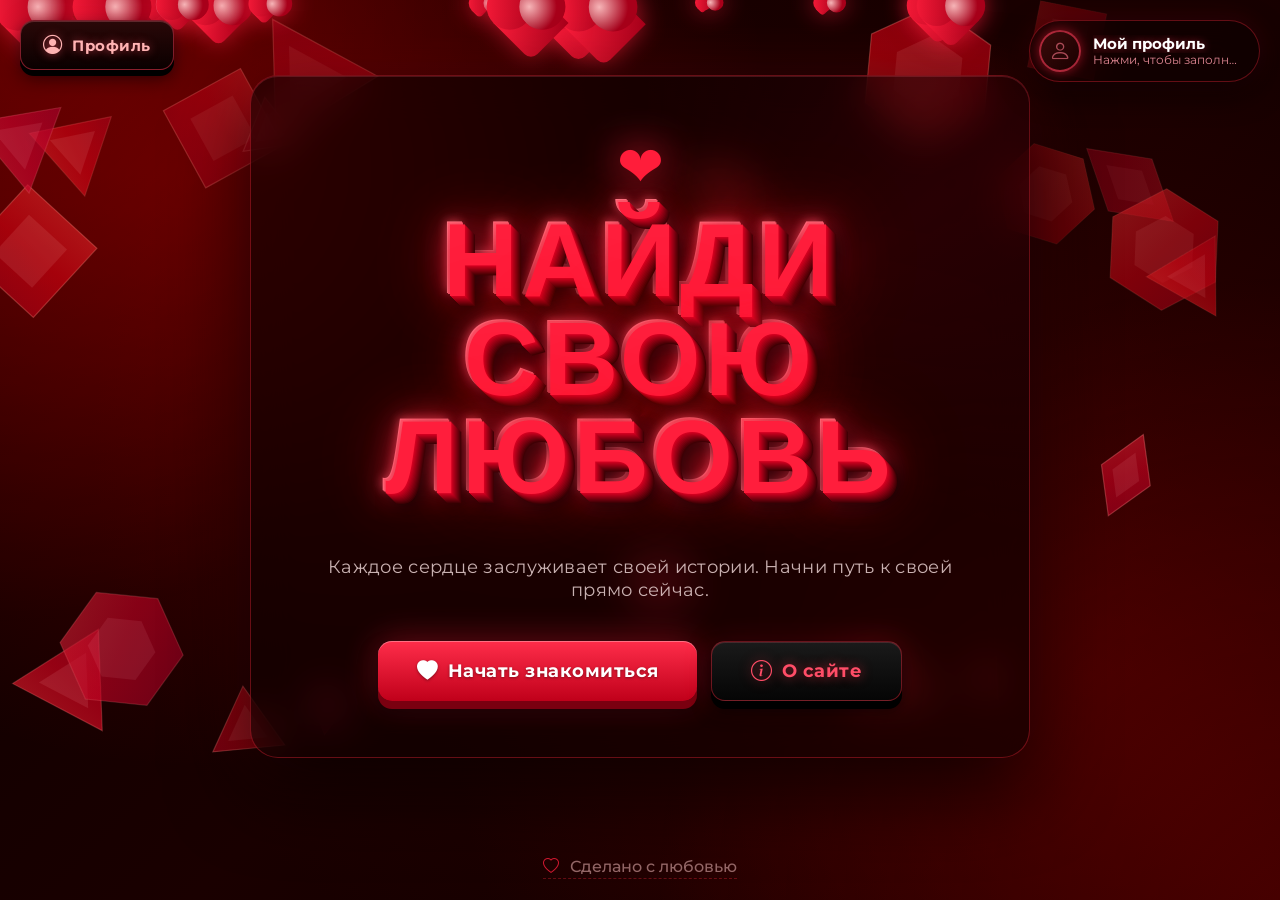
<file: love-app/index.html>
<!DOCTYPE html>
<html lang="ru">
<head>
    <meta charset="UTF-8">
    <meta name="viewport" content="width=device-width, initial-scale=1.0">
    <title>Найди свою любовь</title>

    <!-- Шрифты с характером: Bebas Neue (заголовок) + Montserrat (текст) -->
    <link rel="preconnect" href="https://fonts.googleapis.com">
    <link rel="preconnect" href="https://fonts.gstatic.com" crossorigin>
    <link href="https://fonts.googleapis.com/css2?family=Bebas+Neue&family=Montserrat:wght@400;600;700&family=Playfair+Display:ital,wght@1,700&display=swap" rel="stylesheet">

    <link href="https://cdn.jsdelivr.net/npm/bootstrap-icons@1.11.3/font/bootstrap-icons.css" rel="stylesheet">

    <style>
        /* ============================================================
           ОБЩИЕ СТИЛИ
           ============================================================ */
        * { box-sizing: border-box; }

        html, body { min-height: 100%; }

        body {
            min-height: 100vh;
            margin: 0;
            /* Красно-чёрный фон с несколькими слоями */
            background: #050505;
            background-image:
                radial-gradient(circle at 15% 20%, rgba(200, 0, 0, 0.35) 0%, transparent 45%),
                radial-gradient(circle at 85% 75%, rgba(120, 0, 0, 0.4) 0%, transparent 50%),
                radial-gradient(circle at 50% 50%, rgba(60, 0, 0, 0.5) 0%, transparent 70%),
                linear-gradient(135deg, #0a0000 0%, #1a0000 50%, #0a0000 100%);
            background-attachment: fixed;
            display: flex;
            flex-direction: column;
            font-family: 'Montserrat', sans-serif;
            color: #fff;
            overflow-x: hidden;
            position: relative;
        }

        /* Пульсирующее красное свечение по краям */
        body::before {
            content: '';
            position: fixed;
            inset: 0;
            background:
                radial-gradient(circle at 0% 0%, rgba(255, 0, 0, 0.25), transparent 40%),
                radial-gradient(circle at 100% 100%, rgba(180, 0, 0, 0.25), transparent 40%);
            pointer-events: none;
            z-index: 0;
            animation: pulseGlow 6s ease-in-out infinite;
        }

        @keyframes pulseGlow {
            0%, 100% { opacity: 0.6; }
            50%      { opacity: 1; }
        }

        /* ============================================================
           ИНТЕРАКТИВНЫЙ ФОН: canvas для частиц/фигур
           ============================================================ */
        #bg-canvas {
            position: fixed;
            inset: 0;
            z-index: 0;
            pointer-events: none;
        }

        /* ============================================================
           КНОПКА ПРОФИЛЯ В ЛЕВОМ ВЕРХНЕМ УГЛУ
           ============================================================ */
        .top-profile-btn {
            position: fixed;
            top: 20px;
            left: 20px;
            z-index: 100;
            display: inline-flex;
            align-items: center;
            gap: 0.6rem;
            padding: 0.75rem 1.4rem;
            font-family: 'Montserrat', sans-serif;
            font-size: 0.95rem;
            font-weight: 700;
            letter-spacing: 0.5px;
            text-decoration: none;
            color: #ffb3b3;
            border-radius: 14px;
            background: linear-gradient(180deg, #2a0808 0%, #0a0000 100%);
            border: 1px solid rgba(255, 60, 90, 0.45);
            box-shadow:
                0 6px 0 #000000,
                0 8px 18px rgba(0, 0, 0, 0.7),
                0 0 25px rgba(255, 30, 60, 0.2),
                inset 0 1px 0 rgba(255, 130, 150, 0.25);
            text-shadow: 0 0 10px rgba(255, 80, 100, 0.6);
            transition: all 0.18s ease;
        }

        .top-profile-btn:hover {
            background: linear-gradient(180deg, #4a1010 0%, #1a0000 100%);
            color: #fff;
            text-decoration: none;
            transform: translateY(-2px);
            box-shadow:
                0 8px 0 #000000,
                0 10px 22px rgba(0, 0, 0, 0.75),
                0 0 45px rgba(255, 40, 70, 0.55),
                inset 0 1px 0 rgba(255, 180, 200, 0.4);
            border-color: rgba(255, 100, 130, 0.85);
        }

        .top-profile-btn:active {
            transform: translateY(4px);
            box-shadow:
                0 2px 0 #000000,
                0 4px 10px rgba(0, 0, 0, 0.6),
                inset 0 1px 0 rgba(255, 130, 150, 0.25);
        }

        .top-profile-btn i {
            font-size: 1.2rem;
        }

        /* ============================================================
           МИНИ-ВИДЖЕТ ПРОФИЛЯ (ПРАВЫЙ ВЕРХНИЙ УГОЛ)
           ============================================================ */
        .profile-widget {
            position: fixed;
            top: 20px;
            right: 20px;
            z-index: 100;
            display: flex;
            align-items: center;
            gap: 0.75rem;
            padding: 0.55rem 1rem 0.55rem 0.55rem;
            background: rgba(15, 0, 0, 0.75);
            backdrop-filter: blur(16px);
            -webkit-backdrop-filter: blur(16px);
            border: 1px solid rgba(255, 40, 60, 0.35);
            border-radius: 50px;
            box-shadow:
                0 10px 30px rgba(0, 0, 0, 0.7),
                0 0 25px rgba(255, 30, 60, 0.15);
            text-decoration: none;
            transition: all 0.3s ease;
            max-width: 260px;
            opacity: 0;
            transform: translateY(-20px);
            pointer-events: none;
        }

        .profile-widget.show {
            opacity: 1;
            transform: translateY(0);
            pointer-events: auto;
        }

        .profile-widget:hover {
            border-color: rgba(255, 100, 130, 0.8);
            box-shadow:
                0 14px 40px rgba(0, 0, 0, 0.8),
                0 0 45px rgba(255, 40, 70, 0.5);
            transform: translateY(-2px);
            text-decoration: none;
        }

        .widget-avatar {
            width: 42px;
            height: 42px;
            border-radius: 50%;
            flex-shrink: 0;
            background: linear-gradient(135deg, #3a0a0a, #1a0000);
            border: 2px solid rgba(255, 60, 90, 0.6);
            display: flex;
            align-items: center;
            justify-content: center;
            overflow: hidden;
            font-size: 1.4rem;
            box-shadow: 0 0 12px rgba(255, 30, 60, 0.5);
        }

        .widget-avatar img {
            width: 100%;
            height: 100%;
            object-fit: cover;
        }

        .widget-info {
            display: flex;
            flex-direction: column;
            min-width: 0;
        }

        .widget-name {
            font-weight: 700;
            font-size: 0.92rem;
            color: #fff;
            white-space: nowrap;
            overflow: hidden;
            text-overflow: ellipsis;
            max-width: 150px;
            text-shadow: 0 0 8px rgba(255, 60, 90, 0.5);
        }

        .widget-sub {
            font-size: 0.72rem;
            color: #ff9ba9;
            opacity: 0.85;
            white-space: nowrap;
            overflow: hidden;
            text-overflow: ellipsis;
            max-width: 150px;
        }

        /* ============================================================
           ПАРЯЩИЕ 3D-СЕРДЦА (CSS)
           ============================================================ */
        .heart {
            position: fixed;
            z-index: 1;
            pointer-events: none;
            animation: floatHeart linear infinite;
            filter: drop-shadow(0 0 12px rgba(255, 30, 60, 0.6));
        }

        .heart-shape {
            position: relative;
            width: 40px;
            height: 40px;
            transform: rotate(-45deg);
            background: linear-gradient(135deg, #ff1e3c, #a8001a);
            border-radius: 0 0 0 8px;
        }

        .heart-shape::before,
        .heart-shape::after {
            content: '';
            position: absolute;
            width: 40px;
            height: 40px;
            background: inherit;
            border-radius: 50%;
        }

        .heart-shape::before {
            top: -20px;
            left: 0;
        }

        .heart-shape::after {
            top: 0;
            left: 20px;
        }

        .heart-shape::after {
            background: radial-gradient(circle at 30% 30%, rgba(255, 200, 200, 0.9), transparent 60%), #a8001a;
        }

        @keyframes floatHeart {
            0% {
                transform: translateY(110vh) scale(0.6) rotate(0deg);
                opacity: 0;
            }
            10% { opacity: 1; }
            90% { opacity: 1; }
            100% {
                transform: translateY(-20vh) scale(1.1) rotate(360deg);
                opacity: 0;
            }
        }

        /* ============================================================
           ОСНОВНОЙ КОНТЕНТ
           ============================================================ */
        main {
            flex: 1;
            display: flex;
            align-items: center;
            justify-content: center;
            position: relative;
            z-index: 5;
            padding: 2rem 1rem;
            perspective: 1200px;
        }

        .hero-card {
            background: rgba(15, 0, 0, 0.65);
            backdrop-filter: blur(20px);
            -webkit-backdrop-filter: blur(20px);
            border: 1px solid rgba(255, 40, 60, 0.35);
            border-radius: 28px;
            padding: 3.5rem 3rem;
            box-shadow:
                0 30px 80px rgba(0, 0, 0, 0.8),
                0 0 60px rgba(255, 0, 40, 0.15),
                inset 0 1px 0 rgba(255, 100, 120, 0.2);
            max-width: 780px;
            width: 100%;
            text-align: center;
            animation: fadeInUp 1s ease;
            position: relative;
            overflow: hidden;
        }

        .hero-card::before {
            content: '';
            position: absolute;
            top: -50%;
            left: -50%;
            width: 200%;
            height: 200%;
            background: conic-gradient(from 0deg, transparent, rgba(255, 0, 40, 0.08), transparent 30%);
            animation: rotateShine 12s linear infinite;
            pointer-events: none;
        }

        @keyframes rotateShine {
            to { transform: rotate(360deg); }
        }

        @keyframes fadeInUp {
            from { opacity: 0; transform: translateY(40px); }
            to   { opacity: 1; transform: translateY(0); }
        }

        /* ============================================================
           3D-НАДПИСЬ "НАЙДИ СВОЮ ЛЮБОВЬ"
           ============================================================ */
        .love-title {
            font-family: 'Bebas Neue', sans-serif;
            font-size: clamp(3rem, 9vw, 6.5rem);
            line-height: 0.95;
            letter-spacing: 4px;
            margin: 0.5rem 0 1.5rem;
            color: #ff1e3c;
            text-transform: uppercase;
            position: relative;
            display: inline-block;
            text-shadow:
                1px 1px 0 #d10020,
                2px 2px 0 #c0001d,
                3px 3px 0 #b0001a,
                4px 4px 0 #a00017,
                5px 5px 0 #900014,
                6px 6px 0 #800011,
                7px 7px 0 #70000e,
                8px 8px 0 #60000b,
                9px 9px 0 #500008,
                10px 10px 0 #400005,
                12px 12px 20px rgba(0, 0, 0, 0.9),
                0 0 30px rgba(255, 30, 60, 0.8),
                0 0 60px rgba(255, 0, 40, 0.5),
                0 0 100px rgba(255, 0, 40, 0.3);
            animation: titlePulse 3s ease-in-out infinite;
            transform-style: preserve-3d;
        }

        .love-title::before {
            content: attr(data-text);
            position: absolute;
            top: 0;
            left: 0;
            z-index: -1;
            color: #ff6b7d;
            text-shadow:
                -1px -1px 0 #ff8a96,
                -2px -2px 10px rgba(255, 100, 120, 0.6);
            transform: translate(-2px, -2px);
            filter: blur(0.5px);
        }

        @keyframes titlePulse {
            0%, 100% {
                text-shadow:
                    1px 1px 0 #d10020, 2px 2px 0 #c0001d, 3px 3px 0 #b0001a,
                    4px 4px 0 #a00017, 5px 5px 0 #900014, 6px 6px 0 #800011,
                    7px 7px 0 #70000e, 8px 8px 0 #60000b, 9px 9px 0 #500008,
                    10px 10px 0 #400005, 12px 12px 20px rgba(0, 0, 0, 0.9),
                    0 0 30px rgba(255, 30, 60, 0.8),
                    0 0 60px rgba(255, 0, 40, 0.5),
                    0 0 100px rgba(255, 0, 40, 0.3);
            }
            50% {
                text-shadow:
                    1px 1px 0 #d10020, 2px 2px 0 #c0001d, 3px 3px 0 #b0001a,
                    4px 4px 0 #a00017, 5px 5px 0 #900014, 6px 6px 0 #800011,
                    7px 7px 0 #70000e, 8px 8px 0 #60000b, 9px 9px 0 #500008,
                    10px 10px 0 #400005, 12px 12px 20px rgba(0, 0, 0, 0.9),
                    0 0 45px rgba(255, 50, 80, 1),
                    0 0 90px rgba(255, 0, 40, 0.7),
                    0 0 140px rgba(255, 0, 40, 0.4);
            }
        }

        .title-heart {
            display: inline-block;
            font-size: clamp(2rem, 5vw, 3.5rem);
            color: #ff1e3c;
            filter: drop-shadow(0 0 20px rgba(255, 30, 60, 0.9));
            animation: beat 1.2s ease-in-out infinite;
            margin-bottom: 0.5rem;
        }

        @keyframes beat {
            0%, 100% { transform: scale(1); }
            25%      { transform: scale(1.25); }
            40%      { transform: scale(0.95); }
            60%      { transform: scale(1.15); }
        }

        .hero-card p {
            font-size: 1.15rem;
            opacity: 0.85;
            margin-bottom: 2.5rem;
            color: #e8d0d0;
            font-weight: 400;
            letter-spacing: 0.3px;
        }

        /* ============================================================
           3D-КНОПКИ
           ============================================================ */
        .btn-group-3d {
            display: flex;
            flex-wrap: wrap;
            justify-content: center;
            gap: 0.9rem;
            margin-top: 0.5rem;
            position: relative;
            z-index: 2;
        }

        .btn-3d {
            position: relative;
            display: inline-flex;
            align-items: center;
            gap: 0.6rem;
            padding: 1.05rem 2.4rem;
            font-size: 1.1rem;
            font-weight: 700;
            font-family: 'Montserrat', sans-serif;
            text-decoration: none;
            border: none;
            border-radius: 14px;
            cursor: pointer;
            transition: all 0.15s ease;
            letter-spacing: 0.5px;
            outline: none;
            user-select: none;
        }

        /* Красная кнопка "Начать знакомиться" */
        .btn-3d-primary {
            background: linear-gradient(180deg, #ff2d4a 0%, #c0001a 100%);
            color: #fff;
            box-shadow:
                0 8px 0 #7a0010,
                0 10px 18px rgba(0, 0, 0, 0.6),
                0 0 35px rgba(255, 30, 60, 0.4),
                inset 0 1px 0 rgba(255, 180, 190, 0.5);
            text-shadow: 0 1px 3px rgba(0, 0, 0, 0.4);
        }

        .btn-3d-primary:hover {
            background: linear-gradient(180deg, #ff4d67 0%, #d4001e 100%);
            color: #fff;
            text-decoration: none;
            box-shadow:
                0 8px 0 #7a0010,
                0 12px 25px rgba(0, 0, 0, 0.65),
                0 0 55px rgba(255, 40, 70, 0.7),
                inset 0 1px 0 rgba(255, 200, 210, 0.6);
        }

        .btn-3d-primary:active {
            transform: translateY(6px);
            box-shadow:
                0 2px 0 #7a0010,
                0 4px 10px rgba(0, 0, 0, 0.5),
                0 0 20px rgba(255, 30, 60, 0.3),
                inset 0 1px 0 rgba(255, 180, 190, 0.5);
        }

        /* Тёмная кнопка "О сайте" */
        .btn-3d-secondary {
            background: linear-gradient(180deg, #1a1a1a 0%, #050505 100%);
            color: #ff4d67;
            box-shadow:
                0 8px 0 #000000,
                0 10px 18px rgba(0, 0, 0, 0.7),
                0 0 30px rgba(255, 30, 60, 0.15),
                inset 0 1px 0 rgba(255, 100, 120, 0.2);
            border: 1px solid rgba(255, 40, 60, 0.4);
            text-shadow: 0 0 12px rgba(255, 40, 60, 0.6);
        }

        .btn-3d-secondary:hover {
            background: linear-gradient(180deg, #2a0a0a 0%, #0f0000 100%);
            color: #ff6b7d;
            text-decoration: none;
            box-shadow:
                0 8px 0 #000000,
                0 12px 25px rgba(0, 0, 0, 0.75),
                0 0 50px rgba(255, 40, 70, 0.4),
                inset 0 1px 0 rgba(255, 100, 120, 0.35);
            border-color: rgba(255, 60, 80, 0.7);
        }

        .btn-3d-secondary:active {
            transform: translateY(6px);
            box-shadow:
                0 2px 0 #000000,
                0 4px 10px rgba(0, 0, 0, 0.6),
                0 0 15px rgba(255, 30, 60, 0.15),
                inset 0 1px 0 rgba(255, 100, 120, 0.2);
        }

        .btn-3d i {
            font-size: 1.3rem;
            transition: transform 0.2s ease;
        }

        .btn-3d:hover i {
            transform: scale(1.2) rotate(-8deg);
        }

        /* ============================================================
           ФУТЕР
           ============================================================ */
        footer {
            position: relative;
            z-index: 5;
            padding: 1.5rem;
            text-align: center;
        }

        footer a {
            color: #b08080;
            text-decoration: none;
            font-weight: 500;
            opacity: 0.8;
            transition: all 0.3s ease;
            border-bottom: 1px dashed rgba(255, 40, 60, 0.4);
            padding-bottom: 2px;
        }

        footer a:hover {
            opacity: 1;
            color: #ff4d67;
            border-bottom-color: #ff1e3c;
            letter-spacing: 0.5px;
        }

        footer i {
            margin-right: 0.4rem;
            color: #ff1e3c;
        }

        /* ============================================================
           АДАПТИВНОСТЬ
           ============================================================ */
        @media (max-width: 576px) {
            .hero-card { padding: 2.5rem 1.5rem; border-radius: 22px; }
            .love-title { letter-spacing: 2px; }
            .btn-3d { font-size: 1rem; padding: 0.9rem 1.8rem; width: 100%; justify-content: center; margin: 0.35rem 0; }
            .btn-group-3d { flex-direction: column; gap: 0.6rem; }

            .top-profile-btn {
                top: 12px;
                left: 12px;
                padding: 0.6rem 1rem;
                font-size: 0.85rem;
            }

            .profile-widget {
                top: 12px;
                right: 12px;
                padding: 0.4rem 0.8rem 0.4rem 0.4rem;
                max-width: 200px;
            }

            .widget-avatar { width: 36px; height: 36px; font-size: 1.1rem; }
            .widget-name { font-size: 0.82rem; max-width: 110px; }
            .widget-sub { font-size: 0.66rem; max-width: 110px; }
        }
    </style>
</head>
<body>
    <!-- Canvas для интерактивных 3D-фигур -->
    <canvas id="bg-canvas"></canvas>

    <!-- ============================================================
         КНОПКА ПРОФИЛЯ В ЛЕВОМ ВЕРХНЕМ УГЛУ
         ============================================================ -->
    <a href="3.html" class="top-profile-btn">
        <i class="bi bi-person-circle"></i>
        Профиль
    </a>

    <!-- ============================================================
         МИНИ-ВИДЖЕТ ПРОФИЛЯ (ПРАВЫЙ ВЕРХНИЙ УГОЛ)
         Появляется только если профиль сохранён
         ============================================================ -->
    <a href="3.html" class="profile-widget" id="profileWidget">
        <div class="widget-avatar" id="widgetAvatar">
            <i class="bi bi-person" style="color: rgba(255,120,140,0.6);"></i>
        </div>
        <div class="widget-info">
            <span class="widget-name" id="widgetName">Мой профиль</span>
            <span class="widget-sub" id="widgetSub">Нажми, чтобы заполнить</span>
        </div>
    </a>

    <main>
        <div class="hero-card">
            <span class="title-heart">❤</span>
            <h1 class="love-title" data-text="Найди свою любовь">Найди свою любовь</h1>
            <p>Каждое сердце заслуживает своей истории. Начни путь к своей прямо сейчас.</p>

            <div class="btn-group-3d">
                <a href="2.html" class="btn-3d btn-3d-primary">
                    <i class="bi bi-heart-fill"></i>
                    Начать знакомиться
                </a>
                <a href="1.html" class="btn-3d btn-3d-secondary">
                    <i class="bi bi-info-circle"></i>
                    О сайте
                </a>
            </div>
        </div>
    </main>

    <footer>
        <a href="1.html">
            <i class="bi bi-heart"></i>
            Сделано с любовью
        </a>
    </footer>

    <script>
        /* ============================================================
           1. ПАРЯЩИЕ 3D-СЕРДЦА (создаются динамически)
           ============================================================ */
        (function spawnHearts() {
            const heartCount = 14;
            for (let i = 0; i < heartCount; i++) {
                const heart = document.createElement('div');
                heart.className = 'heart';

                const size = 15 + Math.random() * 35;
                const left = Math.random() * 100;
                const duration = 10 + Math.random() * 15;
                const delay = Math.random() * 15;

                heart.style.left = left + 'vw';
                heart.style.animationDuration = duration + 's';
                heart.style.animationDelay = delay + 's';

                const shape = document.createElement('div');
                shape.className = 'heart-shape';
                shape.style.width = size + 'px';
                shape.style.height = size + 'px';
                shape.style.transform = `rotate(-45deg) scale(${size / 40})`;
                shape.style.transformOrigin = 'center';

                heart.appendChild(shape);
                document.body.appendChild(heart);
            }
        })();

        /* ============================================================
           2. ИНТЕРАКТИВНЫЙ CANVAS: 3D-геометрические фигуры
           ============================================================ */
        (function initCanvas() {
            const canvas = document.getElementById('bg-canvas');
            const ctx = canvas.getContext('2d');

            let W, H;
            const shapes = [];
            const mouse = { x: -9999, y: -9999, vx: 0, vy: 0 };

            const SHAPE_TYPES = 4;

            function resize() {
                W = canvas.width = window.innerWidth;
                H = canvas.height = window.innerHeight;
            }

            resize();
            window.addEventListener('resize', resize);

            window.addEventListener('mousemove', (e) => {
                mouse.vx = e.clientX - mouse.x;
                mouse.vy = e.clientY - mouse.y;
                mouse.x = e.clientX;
                mouse.y = e.clientY;
            });

            window.addEventListener('mouseleave', () => {
                mouse.x = -9999;
                mouse.y = -9999;
            });

            class Shape {
                constructor() {
                    this.reset();
                }

                reset() {
                    this.x = Math.random() * W;
                    this.y = Math.random() * H;
                    this.size = 20 + Math.random() * 50;
                    this.type = Math.floor(Math.random() * SHAPE_TYPES);
                    this.rot = Math.random() * Math.PI * 2;
                    this.rotSpeed = (Math.random() - 0.5) * 0.015;
                    this.vx = (Math.random() - 0.5) * 0.6;
                    this.vy = (Math.random() - 0.5) * 0.6;
                    this.pulse = Math.random() * Math.PI * 2;
                    this.pulseSpeed = 0.015 + Math.random() * 0.02;
                    this.hue = 350 + Math.random() * 20;
                    this.opacity = 0.25 + Math.random() * 0.45;
                    this.depth = 0.4 + Math.random() * 0.9;
                }

                update() {
                    this.x += this.vx;
                    this.y += this.vy;
                    this.rot += this.rotSpeed;
                    this.pulse += this.pulseSpeed;

                    const dx = this.x - mouse.x;
                    const dy = this.y - mouse.y;
                    const dist = Math.hypot(dx, dy);
                    const radius = 160;

                    if (dist < radius && dist > 0.1) {
                        const force = (radius - dist) / radius;
                        const angle = Math.atan2(dy, dx);
                        this.x += Math.cos(angle) * force * 3.5;
                        this.y += Math.sin(angle) * force * 3.5;
                    }

                    const speed = Math.hypot(mouse.vx, mouse.vy);
                    if (speed > 8) {
                        const mdx = mouse.x - this.x;
                        const mdy = mouse.y - this.y;
                        const mdist = Math.hypot(mdx, mdy);
                        if (mdist < 350) {
                            this.x += mdx * 0.008;
                            this.y += mdy * 0.008;
                        }
                    }

                    if (this.x < -this.size) this.x = W + this.size;
                    if (this.x > W + this.size) this.x = -this.size;
                    if (this.y < -this.size) this.y = H + this.size;
                    if (this.y > H + this.size) this.y = -this.size;

                    mouse.vx *= 0.92;
                    mouse.vy *= 0.92;
                }

                draw() {
                    const pulseSize = this.size * (1 + Math.sin(this.pulse) * 0.08);
                    const alpha = this.opacity * (0.8 + Math.sin(this.pulse) * 0.2);

                    ctx.save();
                    ctx.translate(this.x, this.y);
                    ctx.rotate(this.rot);
                    ctx.globalAlpha = alpha;

                    const layers = 6;
                    for (let i = layers; i >= 0; i--) {
                        const offset = i * 1.8;
                        const darkness = i / layers;
                        const r = Math.floor(180 * (1 - darkness * 0.9) + 40);
                        const g = Math.floor(10 * (1 - darkness));
                        const b = Math.floor(30 * (1 - darkness));

                        ctx.beginPath();
                        this.path(ctx, pulseSize);
                        ctx.fillStyle = `rgba(${r}, ${g}, ${b}, ${0.15 + (1 - darkness) * 0.2})`;
                        ctx.translate(offset * 0.15, offset * 0.15);
                        ctx.fill();
                        ctx.translate(-offset * 0.15, -offset * 0.15);
                    }

                    ctx.beginPath();
                    this.path(ctx, pulseSize);

                    const grad = ctx.createLinearGradient(
                        -pulseSize, -pulseSize,
                        pulseSize, pulseSize
                    );
                    grad.addColorStop(0, `hsla(${this.hue}, 100%, 65%, 0.9)`);
                    grad.addColorStop(0.5, `hsla(${this.hue - 10}, 100%, 45%, 0.8)`);
                    grad.addColorStop(1, `hsla(${this.hue - 20}, 100%, 25%, 0.9)`);

                    ctx.fillStyle = grad;
                    ctx.fill();

                    ctx.strokeStyle = `hsla(${this.hue}, 100%, 75%, ${0.6 + Math.sin(this.pulse) * 0.3})`;
                    ctx.lineWidth = 1.2;
                    ctx.stroke();

                    ctx.beginPath();
                    this.path(ctx, pulseSize * 0.55);
                    ctx.fillStyle = `hsla(${this.hue}, 100%, 85%, 0.25)`;
                    ctx.fill();

                    ctx.restore();
                }

                path(c, size) {
                    const sides = this.type === 0 ? 3
                                : this.type === 1 ? 4
                                : this.type === 2 ? 6
                                : 4;

                    if (this.type === 3) {
                        c.moveTo(0, -size);
                        c.lineTo(size * 0.6, 0);
                        c.lineTo(0, size);
                        c.lineTo(-size * 0.6, 0);
                        c.closePath();
                    } else {
                        for (let i = 0; i < sides; i++) {
                            const angle = (i / sides) * Math.PI * 2 - Math.PI / 2;
                            const px = Math.cos(angle) * size;
                            const py = Math.sin(angle) * size;
                            if (i === 0) c.moveTo(px, py);
                            else c.lineTo(px, py);
                        }
                        c.closePath();
                    }
                }
            }

            const count = Math.min(22, Math.floor((W * H) / 45000));
            for (let i = 0; i < count; i++) {
                shapes.push(new Shape());
            }

            function loop() {
                ctx.clearRect(0, 0, W, H);
                shapes.forEach(s => {
                    s.update();
                    s.draw();
                });
                requestAnimationFrame(loop);
            }
            loop();

            window.addEventListener('click', (e) => {
                for (let i = 0; i < 6; i++) {
                    const s = new Shape();
                    s.x = e.clientX;
                    s.y = e.clientY;
                    s.vx = (Math.random() - 0.5) * 4;
                    s.vy = (Math.random() - 0.5) * 4;
                    s.size = 25 + Math.random() * 40;
                    shapes.push(s);
                }
                while (shapes.length > 60) shapes.shift();
            });
        })();

        /* ============================================================
           3. МИНИ-ВИДЖЕТ ПРОФИЛЯ
           Подтягиваем данные из localStorage и показываем,
           если профиль заполнен (есть имя).
           ============================================================ */
        (function initProfileWidget() {
            const STORAGE_KEYS = {
                avatar:  'love_profile_avatar',
                name:    'love_profile_name',
                about:   'love_profile_about',
                looking: 'love_profile_looking'
            };

            const widget       = document.getElementById('profileWidget');
            const widgetAvatar = document.getElementById('widgetAvatar');
            const widgetName   = document.getElementById('widgetName');
            const widgetSub    = document.getElementById('widgetSub');

            const avatar  = localStorage.getItem(STORAGE_KEYS.avatar);
            const name    = localStorage.getItem(STORAGE_KEYS.name);
            const about   = localStorage.getItem(STORAGE_KEYS.about);
            const looking = localStorage.getItem(STORAGE_KEYS.looking);

            // Если имени нет — считаем, что профиль не заполнен
            if (!name || !name.trim()) {
                // Виджет не показываем, но можно показать приглашение
                widget.classList.add('show');
                widgetName.textContent = 'Мой профиль';
                widgetSub.textContent  = 'Нажми, чтобы заполнить';

                if (avatar) {
                    renderAvatar(avatar, widgetAvatar);
                }
                return;
            }

            // Есть имя — показываем заполненный виджет
            widget.classList.add('show');
            widgetName.textContent = name;
            widgetSub.textContent  = about && about.trim()
                ? about.trim()
                : 'Нажми, чтобы дополнить профиль';

            if (avatar) {
                renderAvatar(avatar, widgetAvatar);
            }

            /* Функция отрисовки аватара */
            function renderAvatar(value, container) {
                if (!value) return;

                if (value.startsWith('emoji:')) {
                    const emoji = value.slice(6);
                    container.innerHTML = `<span style="line-height:1;">${emoji}</span>`;
                } else {
                    container.innerHTML = `<img src="${value}" alt="avatar">`;
                }
            }
        })();
    </script>
</body>
</html>
</file>
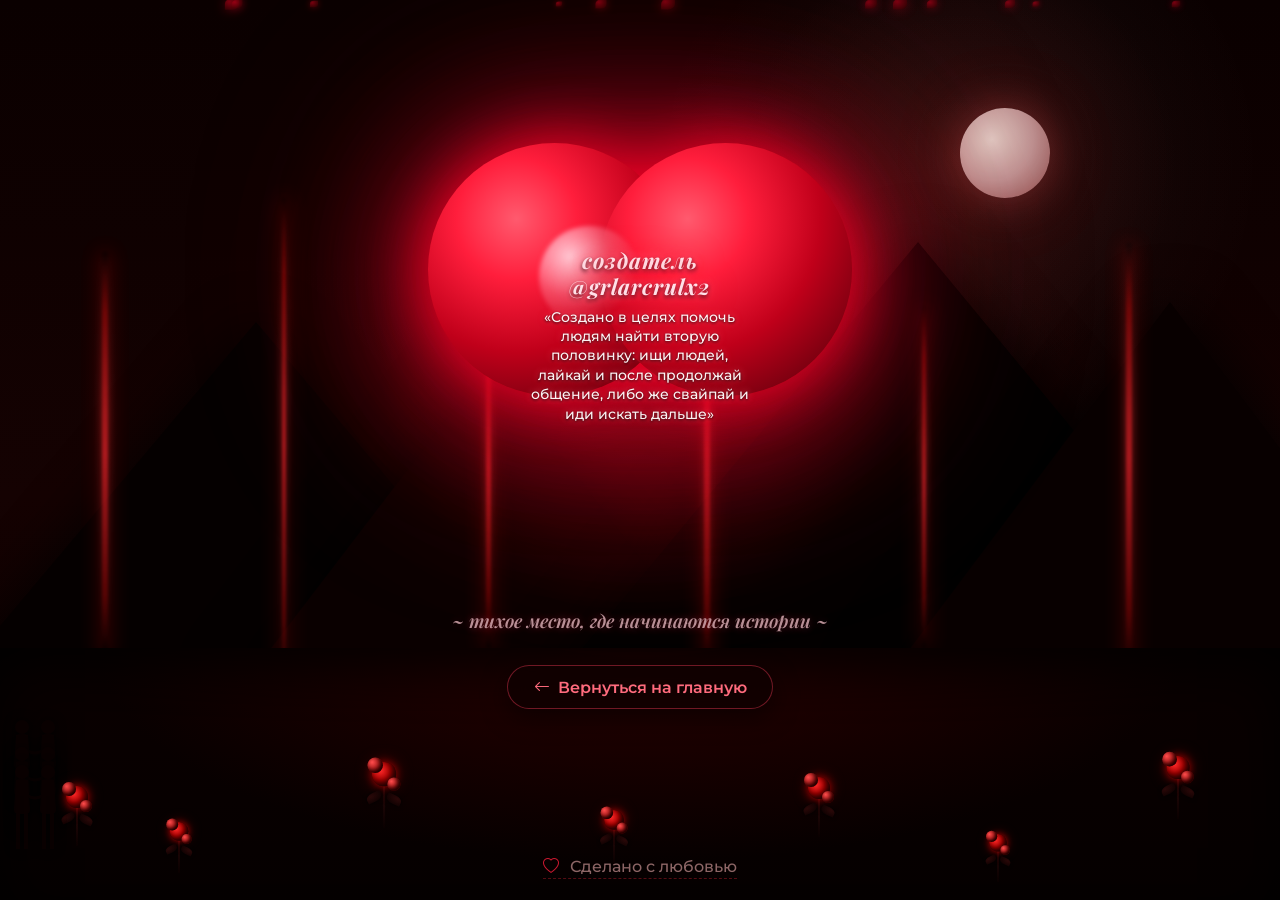
<file: love-app/1.html>
<!DOCTYPE html>
<html lang="ru">
<head>
    <meta charset="UTF-8">
    <meta name="viewport" content="width=device-width, initial-scale=1.0">
    <title>О проекте — Найди свою любовь</title>

    <link rel="preconnect" href="https://fonts.googleapis.com">
    <link rel="preconnect" href="https://fonts.gstatic.com" crossorigin>
    <link href="https://fonts.googleapis.com/css2?family=Bebas+Neue&family=Montserrat:wght@400;600;700&family=Playfair+Display:ital,wght@0,600;1,700&display=swap" rel="stylesheet">

    <link href="https://cdn.jsdelivr.net/npm/bootstrap-icons@1.11.3/font/bootstrap-icons.css" rel="stylesheet">

    <style>
        * { box-sizing: border-box; }

        html, body { min-height: 100%; }

        body {
            min-height: 100vh;
            margin: 0;
            background: #050000;
            background-image:
                radial-gradient(circle at 15% 20%, rgba(120, 0, 0, 0.35) 0%, transparent 50%),
                radial-gradient(circle at 85% 80%, rgba(80, 0, 0, 0.4) 0%, transparent 55%),
                linear-gradient(180deg, #0a0000 0%, #1a0202 40%, #0a0000 100%);
            background-attachment: fixed;
            display: flex;
            flex-direction: column;
            font-family: 'Montserrat', sans-serif;
            color: #e8d0d0;
            overflow-x: hidden;
            position: relative;
        }

        /* ============================================================
           ФОНОВАЯ СЦЕНА ПАРКА
           ============================================================ */
        .park-scene {
            position: fixed;
            inset: 0;
            z-index: 0;
            pointer-events: none;
            overflow: hidden;
        }

        .sky {
            position: absolute;
            inset: 0;
            background:
                radial-gradient(circle at 75% 18%, rgba(255, 60, 60, 0.12) 0%, transparent 18%),
                radial-gradient(circle at 75% 18%, rgba(255, 200, 200, 0.06) 0%, transparent 25%),
                linear-gradient(180deg, #0a0000 0%, #150202 55%, #0a0000 100%);
        }

        .moon {
            position: absolute;
            top: 12%;
            right: 18%;
            width: 90px;
            height: 90px;
            border-radius: 50%;
            background: radial-gradient(circle at 35% 35%, #ffe8e0 0%, #d8a8a8 50%, #a05050 100%);
            box-shadow:
                0 0 40px rgba(255, 100, 100, 0.35),
                0 0 90px rgba(255, 60, 60, 0.2);
            opacity: 0.85;
        }

        .mountains {
            position: absolute;
            bottom: 22%;
            left: 0;
            right: 0;
            height: 45%;
            z-index: 1;
        }

        .mountain {
            position: absolute;
            bottom: 0;
            width: 0;
            height: 0;
            border-style: solid;
            filter: drop-shadow(0 0 30px rgba(0, 0, 0, 0.9));
        }

        .mountain-1 {
            left: -5%;
            border-width: 0 320px 380px 320px;
            border-color: transparent transparent #050000 transparent;
            opacity: 0.95;
        }
        .mountain-2 {
            left: 18%;
            border-width: 0 260px 340px 260px;
            border-color: transparent transparent #0a0000 transparent;
        }
        .mountain-3 {
            left: 42%;
            border-width: 0 380px 460px 380px;
            border-color: transparent transparent #030000 transparent;
        }
        .mountain-4 {
            left: 68%;
            border-width: 0 300px 400px 300px;
            border-color: transparent transparent #080000 transparent;
        }

        .waterfall {
            position: absolute;
            top: 20%;
            width: 6px;
            height: 60%;
            background: linear-gradient(180deg,
                rgba(180, 0, 0, 0.0) 0%,
                rgba(200, 0, 0, 0.55) 15%,
                rgba(255, 30, 40, 0.75) 50%,
                rgba(150, 0, 0, 0.6) 85%,
                rgba(80, 0, 0, 0.0) 100%);
            filter: blur(1.5px);
            box-shadow: 0 0 20px rgba(255, 0, 0, 0.5);
            animation: flowDown 4s ease-in-out infinite;
            z-index: 2;
            opacity: 0.8;
        }

        .waterfall::after {
            content: '';
            position: absolute;
            left: -2px;
            right: -2px;
            top: 0;
            height: 100%;
            background: linear-gradient(180deg,
                rgba(255, 60, 60, 0.0) 0%,
                rgba(255, 60, 60, 0.35) 40%,
                rgba(255, 60, 60, 0.0) 100%);
            filter: blur(3px);
            animation: flowDown 3s ease-in-out infinite reverse;
        }

        @keyframes flowDown {
            0%, 100% { transform: translateY(0); opacity: 0.7; }
            50%      { transform: translateY(8px); opacity: 1; }
        }

        .waterfall.w1 { left: 8%;  height: 45%; top: 28%; animation-delay: 0s; }
        .waterfall.w2 { left: 22%; height: 55%; top: 22%; animation-delay: 0.5s; width: 4px; }
        .waterfall.w3 { left: 38%; height: 40%; top: 32%; animation-delay: 1s; width: 5px; }
        .waterfall.w4 { left: 55%; height: 50%; top: 25%; animation-delay: 0.3s; }
        .waterfall.w5 { left: 72%; height: 38%; top: 34%; animation-delay: 0.8s; width: 4px; }
        .waterfall.w6 { left: 88%; height: 48%; top: 27%; animation-delay: 1.2s; }

        .ground {
            position: absolute;
            bottom: 0;
            left: 0;
            right: 0;
            height: 28%;
            background:
                radial-gradient(ellipse at 50% 0%, rgba(60, 0, 0, 0.6) 0%, transparent 60%),
                linear-gradient(180deg, #0a0000 0%, #080000 40%, #050000 100%);
            z-index: 3;
            box-shadow: inset 0 20px 60px rgba(0, 0, 0, 0.9);
        }

        .path {
            position: absolute;
            bottom: 8%;
            left: 5%;
            right: 5%;
            height: 40px;
            border-radius: 50%;
            border-top: 2px solid rgba(180, 60, 60, 0.15);
            filter: blur(0.5px);
        }

        .path.p1 { bottom: 12%; left: 10%; right: 40%; height: 30px; }
        .path.p2 { bottom: 6%;  left: 35%; right: 10%; height: 35px; }
        .path.p3 { bottom: 16%; left: 50%; right: 5%;  height: 25px; }

        /* ============================================================
           ЧЁРНО-КРАСНЫЕ РОЗЫ
           ============================================================ */
        .rose {
            position: absolute;
            z-index: 4;
            pointer-events: none;
            animation: roseSway 6s ease-in-out infinite;
            transform-origin: bottom center;
        }

        .rose::before {
            content: '';
            position: absolute;
            bottom: 0;
            left: 50%;
            transform: translateX(-50%);
            width: 2px;
            height: 40px;
            background: linear-gradient(180deg, #2a0a0a 0%, #0a0000 100%);
        }

        .rose-bloom {
            position: absolute;
            bottom: 38px;
            left: 50%;
            transform: translateX(-50%);
            width: 22px;
            height: 22px;
            border-radius: 50%;
            background: radial-gradient(circle at 35% 35%,
                #ff2a2a 0%,
                #a80000 45%,
                #4a0000 80%,
                #1a0000 100%);
            box-shadow:
                0 0 8px rgba(255, 0, 0, 0.6),
                0 0 16px rgba(180, 0, 0, 0.4),
                inset -3px -3px 6px rgba(0, 0, 0, 0.7);
        }

        .rose-bloom::before,
        .rose-bloom::after {
            content: '';
            position: absolute;
            border-radius: 50%;
            background: radial-gradient(circle at 30% 30%, #ff4d4d, #800000 70%);
            box-shadow: inset -2px -2px 4px rgba(0, 0, 0, 0.8);
        }

        .rose-bloom::before {
            top: -4px; left: -4px;
            width: 14px; height: 14px;
        }
        .rose-bloom::after {
            bottom: -4px; right: -4px;
            width: 12px; height: 12px;
        }

        .rose .leaf {
            position: absolute;
            bottom: 18px;
            width: 14px;
            height: 8px;
            background: radial-gradient(ellipse at 30% 30%, #2a0808, #0a0000);
            border-radius: 50% 0 50% 0;
            transform: rotate(-25deg);
            box-shadow: 0 0 4px rgba(0, 0, 0, 0.9);
        }

        .rose .leaf.right {
            left: calc(50% + 2px);
            transform: rotate(25deg) scaleX(-1);
            bottom: 22px;
        }
        .rose .leaf.left {
            right: calc(50% + 2px);
            bottom: 24px;
        }

        @keyframes roseSway {
            0%, 100% { transform: rotate(-1.5deg); }
            50%      { transform: rotate(1.5deg); }
        }

        /* ============================================================
           СИЛУЭТЫ ПАР
           ============================================================ */
        .couple {
            position: absolute;
            bottom: 12%;
            z-index: 5;
            pointer-events: none;
            opacity: 0.85;
            filter: drop-shadow(0 0 6px rgba(0, 0, 0, 1));
        }

        .couple svg {
            display: block;
            width: 70px;
            height: 110px;
        }

        .couple.walk-slow { animation: walkSlow 20s linear infinite; }
        .couple.walk-mid  { animation: walkMid 28s linear infinite; }
        .couple.walk-far  { animation: walkFar 36s linear infinite; }

        @keyframes walkSlow {
            0%   { transform: translateX(-100px) scale(1); }
            100% { transform: translateX(calc(100vw + 100px)) scale(1); }
        }
        @keyframes walkMid {
            0%   { transform: translateX(calc(100vw + 100px)) scale(0.85) scaleX(-1); }
            100% { transform: translateX(-100px) scale(0.85) scaleX(-1); }
        }
        @keyframes walkFar {
            0%   { transform: translateX(-120px) scale(0.65); }
            100% { transform: translateX(calc(100vw + 120px)) scale(0.65); }
        }

        /* ============================================================
           КОНТЕНТ
           ============================================================ */
        main {
            flex: 1;
            display: flex;
            align-items: center;
            justify-content: center;
            position: relative;
            z-index: 10;
            padding: 3rem 1rem;
            perspective: 1000px;
        }

        .about-wrap {
            max-width: 720px;
            width: 100%;
            text-align: center;
            animation: fadeInUp 1.2s ease;
        }

        @keyframes fadeInUp {
            from { opacity: 0; transform: translateY(40px); }
            to   { opacity: 1; transform: translateY(0); }
        }

        /* ============================================================
           БОЛЬШОЕ ИНТЕРАКТИВНОЕ СЕРДЦЕ
           ============================================================ */
        .big-heart-stage {
            position: relative;
            width: min(460px, 90vw);
            height: min(460px, 90vw);
            margin: 0 auto 1.5rem;
            display: flex;
            align-items: center;
            justify-content: center;
            filter: drop-shadow(0 20px 50px rgba(255, 0, 30, 0.4));
        }

        .big-heart-stage::before {
            content: '';
            position: absolute;
            inset: -40px;
            border-radius: 50%;
            background: radial-gradient(circle,
                rgba(255, 30, 60, 0.25) 0%,
                rgba(255, 0, 40, 0.1) 35%,
                transparent 70%);
            animation: heartHalo 3s ease-in-out infinite;
            pointer-events: none;
        }

        @keyframes heartHalo {
            0%, 100% { transform: scale(1); opacity: 0.8; }
            50%      { transform: scale(1.08); opacity: 1; }
        }

        .big-heart {
            position: relative;
            width: 100%;
            height: 100%;
            cursor: pointer;
            transition: transform 0.4s cubic-bezier(0.34, 1.56, 0.64, 1);
            transform-style: preserve-3d;
            animation: heartBeat 2.5s ease-in-out infinite;
        }

        .big-heart:hover {
            transform: scale(1.05) rotateY(8deg) rotateX(-4deg);
        }

        .big-heart:active {
            transform: scale(0.97);
        }

        @keyframes heartBeat {
            0%, 100% { transform: scale(1); }
            15%      { transform: scale(1.06); }
            30%      { transform: scale(0.99); }
            45%      { transform: scale(1.03); }
        }

        .heart-body {
            position: absolute;
            inset: 0;
            filter:
                drop-shadow(0 0 30px rgba(255, 0, 40, 0.9))
                drop-shadow(0 0 60px rgba(200, 0, 40, 0.6))
                drop-shadow(0 0 100px rgba(150, 0, 30, 0.4));
        }

        .heart-body::before,
        .heart-body::after {
            content: '';
            position: absolute;
            width: 55%;
            height: 55%;
            border-radius: 50%;
            background: radial-gradient(circle at 35% 30%,
                #ff5a6e 0%,
                #ff1e3c 25%,
                #c0001a 55%,
                #7a0010 80%,
                #3a0008 100%);
            top: 4%;
        }

        .heart-body::before { left: 4%; }
        .heart-body::after  { right: 4%; }

        .heart-body .triangle {
            position: absolute;
            left: 50%;
            bottom: 6%;
            transform: translateX(-50%);
            width: 0;
            height: 0;
            border-left: 51% solid transparent;
            border-right: 51% solid transparent;
            border-top: 72% solid #a8001a;
            background: linear-gradient(180deg, #c0001a, #3a0008);
            border-radius: 0 0 40% 40%;
        }

        .heart-shine {
            position: absolute;
            top: 22%;
            left: 28%;
            width: 22%;
            height: 22%;
            border-radius: 50%;
            background: radial-gradient(circle at 30% 30%,
                rgba(255, 220, 230, 0.9) 0%,
                rgba(255, 150, 170, 0.4) 40%,
                transparent 70%);
            filter: blur(2px);
            pointer-events: none;
        }

        .heart-text {
            position: absolute;
            inset: 0;
            display: flex;
            flex-direction: column;
            align-items: center;
            justify-content: center;
            text-align: center;
            padding: 0 22% 8%;
            z-index: 5;
            pointer-events: none;
        }

        .heart-creator {
            font-family: 'Playfair Display', serif;
            font-style: italic;
            font-weight: 700;
            font-size: clamp(1rem, 2.2vw, 1.35rem);
            color: #ffe0e8;
            text-shadow:
                0 0 12px rgba(255, 100, 130, 1),
                0 0 30px rgba(255, 0, 60, 0.8),
                0 2px 4px rgba(0, 0, 0, 0.9);
            letter-spacing: 1px;
            margin-bottom: 0.5rem;
            line-height: 1.2;
        }

        .heart-text p {
            font-family: 'Montserrat', sans-serif;
            font-weight: 500;
            font-size: clamp(0.72rem, 1.5vw, 0.9rem);
            color: #fff;
            text-shadow:
                0 0 8px rgba(255, 80, 100, 0.9),
                0 1px 3px rgba(0, 0, 0, 1);
            line-height: 1.35;
            margin: 0;
            opacity: 0.95;
            max-width: 90%;
        }

        .pulse-particle {
            position: absolute;
            border-radius: 50%;
            background: radial-gradient(circle, #ff4d67, transparent 70%);
            pointer-events: none;
            animation: particleFloat 3s ease-out forwards;
        }

        @keyframes particleFloat {
            0%   { transform: translate(0, 0) scale(1); opacity: 1; }
            100% { transform: translate(var(--tx), var(--ty)) scale(0); opacity: 0; }
        }

        /* ============================================================
           ПОДПИСЬ И КНОПКА НАЗАД
           ============================================================ */
        .about-subtitle {
            font-family: 'Playfair Display', serif;
            font-style: italic;
            font-weight: 600;
            font-size: 1.15rem;
            color: #d8a8b0;
            opacity: 0.85;
            margin: 1.5rem 0 2rem;
            text-shadow: 0 0 10px rgba(255, 60, 90, 0.4);
        }

        .back-link {
            display: inline-flex;
            align-items: center;
            gap: 0.5rem;
            color: #ff6b7d;
            font-weight: 600;
            font-size: 1rem;
            text-decoration: none;
            padding: 0.7rem 1.6rem;
            border-radius: 50px;
            border: 1px solid rgba(255, 60, 90, 0.4);
            background: rgba(15, 0, 0, 0.7);
            backdrop-filter: blur(10px);
            transition: all 0.3s ease;
            box-shadow: 0 8px 25px rgba(0, 0, 0, 0.5);
        }

        .back-link:hover {
            color: #fff;
            border-color: #ff1e3c;
            background: rgba(80, 0, 15, 0.85);
            transform: translateY(-3px);
            box-shadow: 0 12px 35px rgba(255, 30, 60, 0.5);
            text-decoration: none;
        }

        .back-link i { transition: transform 0.3s ease; }
        .back-link:hover i { transform: translateX(-4px); }

        /* ============================================================
           ЛЕТЯЩИЕ ЛЕПЕСТКИ РОЗ
           ============================================================ */
        .petal {
            position: fixed;
            z-index: 6;
            width: 10px;
            height: 8px;
            background: radial-gradient(ellipse at 30% 30%, #c0001a, #2a0000);
            border-radius: 50% 0 50% 0;
            opacity: 0.6;
            pointer-events: none;
            animation: petalFall linear infinite;
            filter: drop-shadow(0 0 4px rgba(255, 0, 40, 0.5));
        }

        @keyframes petalFall {
            0% {
                transform: translateY(-10vh) rotate(0deg);
                opacity: 0;
            }
            10% { opacity: 0.6; }
            90% { opacity: 0.6; }
            100% {
                transform: translateY(110vh) rotate(720deg);
                opacity: 0;
            }
        }

        /* ============================================================
           ФУТЕР
           ============================================================ */
        footer {
            position: relative;
            z-index: 10;
            padding: 1.5rem;
            text-align: center;
        }

        footer a {
            color: #b08080;
            text-decoration: none;
            font-weight: 500;
            opacity: 0.8;
            transition: all 0.3s ease;
            border-bottom: 1px dashed rgba(255, 40, 60, 0.4);
            padding-bottom: 2px;
        }

        footer a:hover {
            opacity: 1;
            color: #ff4d67;
            border-bottom-color: #ff1e3c;
            letter-spacing: 0.5px;
        }

        footer i {
            margin-right: 0.4rem;
            color: #ff1e3c;
        }

        /* ============================================================
           АДАПТИВНОСТЬ
           ============================================================ */
        @media (max-width: 576px) {
            .heart-creator { font-size: 0.95rem; }
            .heart-text p  { font-size: 0.7rem; line-height: 1.3; }
            .heart-text { padding: 0 20% 10%; }
            .about-subtitle { font-size: 1rem; margin: 1rem 0 1.5rem; }
            .mountain-1 { border-width: 0 180px 220px 180px; }
            .mountain-2 { border-width: 0 150px 200px 150px; }
            .mountain-3 { border-width: 0 220px 270px 220px; }
            .mountain-4 { border-width: 0 170px 230px 170px; }
            .waterfall { width: 4px; }
            .back-link { font-size: 0.9rem; padding: 0.6rem 1.3rem; }
        }
    </style>
</head>
<body>

    <!-- ============================================================
         ФОНОВАЯ СЦЕНА ПАРКА
         ============================================================ -->
    <div class="park-scene">
        <div class="sky"></div>
        <div class="moon"></div>

        <div class="mountains">
            <div class="mountain mountain-1"></div>
            <div class="mountain mountain-2"></div>
            <div class="mountain mountain-3"></div>
            <div class="mountain mountain-4"></div>
        </div>

        <div class="waterfall w1"></div>
        <div class="waterfall w2"></div>
        <div class="waterfall w3"></div>
        <div class="waterfall w4"></div>
        <div class="waterfall w5"></div>
        <div class="waterfall w6"></div>

        <div class="ground"></div>
        <div class="path p1"></div>
        <div class="path p2"></div>
        <div class="path p3"></div>

        <div class="rose" style="left: 6%;  bottom: 6%;  animation-delay: 0s;">
            <div class="rose-bloom"></div>
            <div class="leaf left"></div>
            <div class="leaf right"></div>
        </div>
        <div class="rose" style="left: 14%; bottom: 3%;  animation-delay: 1.2s; transform: scale(0.85);">
            <div class="rose-bloom"></div>
            <div class="leaf left"></div>
            <div class="leaf right"></div>
        </div>
        <div class="rose" style="left: 30%; bottom: 8%;  animation-delay: 0.6s; transform: scale(1.1);">
            <div class="rose-bloom"></div>
            <div class="leaf left"></div>
            <div class="leaf right"></div>
        </div>
        <div class="rose" style="left: 48%; bottom: 4%;  animation-delay: 2s;  transform: scale(0.9);">
            <div class="rose-bloom"></div>
            <div class="leaf left"></div>
            <div class="leaf right"></div>
        </div>
        <div class="rose" style="left: 64%; bottom: 7%;  animation-delay: 1.5s;">
            <div class="rose-bloom"></div>
            <div class="leaf left"></div>
            <div class="leaf right"></div>
        </div>
        <div class="rose" style="left: 78%; bottom: 2%;  animation-delay: 0.4s; transform: scale(0.8);">
            <div class="rose-bloom"></div>
            <div class="leaf left"></div>
            <div class="leaf right"></div>
        </div>
        <div class="rose" style="left: 92%; bottom: 9%;  animation-delay: 1.8s; transform: scale(1.05);">
            <div class="rose-bloom"></div>
            <div class="leaf left"></div>
            <div class="leaf right"></div>
        </div>

        <!-- Близкая пара -->
        <div class="couple walk-slow" style="bottom: 9%;">
            <svg viewBox="0 0 70 110" xmlns="http://www.w3.org/2000/svg">
                <circle cx="22" cy="18" r="7" fill="#0a0000"/>
                <path d="M16 26 Q22 24 28 26 L30 55 Q30 60 26 60 L18 60 Q14 60 14 55 Z" fill="#0a0000"/>
                <rect x="16" y="60" width="4" height="35" fill="#0a0000"/>
                <rect x="24" y="60" width="4" height="35" fill="#0a0000"/>
                <circle cx="48" cy="18" r="7" fill="#0a0000"/>
                <path d="M42 26 Q48 24 54 26 L56 55 Q56 60 52 60 L44 60 Q40 60 40 55 Z" fill="#0a0000"/>
                <rect x="42" y="60" width="4" height="35" fill="#0a0000"/>
                <rect x="50" y="60" width="4" height="35" fill="#0a0000"/>
                <path d="M28 42 Q35 46 42 42" stroke="#0a0000" stroke-width="3" fill="none" stroke-linecap="round"/>
            </svg>
        </div>

        <!-- Средняя пара (обратно) -->
        <div class="couple walk-mid" style="bottom: 6%; animation-delay: 5s;">
            <svg viewBox="0 0 70 110" xmlns="http://www.w3.org/2000/svg">
                <circle cx="22" cy="18" r="7" fill="#0a0000"/>
                <path d="M16 26 Q22 24 28 26 L30 55 Q30 60 26 60 L18 60 Q14 60 14 55 Z" fill="#0a0000"/>
                <rect x="16" y="60" width="4" height="35" fill="#0a0000"/>
                <rect x="24" y="60" width="4" height="35" fill="#0a0000"/>
                <circle cx="48" cy="18" r="7" fill="#0a0000"/>
                <path d="M42 26 Q48 24 54 26 L56 55 Q56 60 52 60 L44 60 Q40 60 40 55 Z" fill="#0a0000"/>
                <rect x="42" y="60" width="4" height="35" fill="#0a0000"/>
                <rect x="50" y="60" width="4" height="35" fill="#0a0000"/>
                <path d="M28 42 Q35 46 42 42" stroke="#0a0000" stroke-width="3" fill="none" stroke-linecap="round"/>
            </svg>
        </div>

        <!-- Дальняя пара -->
        <div class="couple walk-far" style="bottom: 4%; animation-delay: 12s;">
            <svg viewBox="0 0 70 110" xmlns="http://www.w3.org/2000/svg">
                <circle cx="22" cy="18" r="7" fill="#0a0000"/>
                <path d="M16 26 Q22 24 28 26 L30 55 Q30 60 26 60 L18 60 Q14 60 14 55 Z" fill="#0a0000"/>
                <rect x="16" y="60" width="4" height="35" fill="#0a0000"/>
                <rect x="24" y="60" width="4" height="35" fill="#0a0000"/>
                <circle cx="48" cy="18" r="7" fill="#0a0000"/>
                <path d="M42 26 Q48 24 54 26 L56 55 Q56 60 52 60 L44 60 Q40 60 40 55 Z" fill="#0a0000"/>
                <rect x="42" y="60" width="4" height="35" fill="#0a0000"/>
                <rect x="50" y="60" width="4" height="35" fill="#0a0000"/>
                <path d="M28 42 Q35 46 42 42" stroke="#0a0000" stroke-width="3" fill="none" stroke-linecap="round"/>
            </svg>
        </div>
    </div>

    <!-- ============================================================
         ОСНОВНОЙ КОНТЕНТ
         ============================================================ -->
    <main>
        <div class="about-wrap">

            <div class="big-heart-stage">
                <div class="big-heart" id="bigHeart">
                    <div class="heart-body">
                        <div class="triangle"></div>
                    </div>
                    <div class="heart-shine"></div>
                    <div class="heart-text">
                        <div class="heart-creator">создатель @grlarcrulx2</div>
                        <p>«Создано в целях помочь людям найти вторую половинку: ищи людей, лайкай и после продолжай общение, либо же свайпай и иди искать дальше»</p>
                    </div>
                </div>
            </div>

            <p class="about-subtitle">~ тихое место, где начинаются истории ~</p>

            <a href="index.html" class="back-link">
                <i class="bi bi-arrow-left"></i>
                Вернуться на главную
            </a>
        </div>
    </main>

    <footer>
        <a href="index.html">
            <i class="bi bi-heart"></i>
            Сделано с любовью
        </a>
    </footer>

    <script>
        /* ============================================================
           1. ЛЕТЯЩИЕ ЛЕПЕСТКИ РОЗ
           ============================================================ */
        (function spawnPetals() {
            const count = 12;
            for (let i = 0; i < count; i++) {
                const p = document.createElement('div');
                p.className = 'petal';
                p.style.left = Math.random() * 100 + 'vw';
                p.style.animationDuration = (14 + Math.random() * 12) + 's';
                p.style.animationDelay = (Math.random() * 20) + 's';
                p.style.transform = `scale(${0.6 + Math.random() * 0.9})`;
                document.body.appendChild(p);
            }
        })();

        /* ============================================================
           2. ИНТЕРАКТИВНОЕ СЕРДЦЕ
           ============================================================ */
        (function initHeartInteraction() {
            const heart = document.getElementById('bigHeart');
            if (!heart) return;

            heart.addEventListener('click', (e) => {
                const particleCount = 12 + Math.floor(Math.random() * 8);
                const rect = heart.getBoundingClientRect();
                const cx = rect.left + rect.width / 2;
                const cy = rect.top + rect.height / 2;

                for (let i = 0; i < particleCount; i++) {
                    const p = document.createElement('div');
                    p.className = 'pulse-particle';

                    const size = 6 + Math.random() * 14;
                    p.style.width = size + 'px';
                    p.style.height = size + 'px';
                    p.style.left = (e.clientX || cx) + 'px';
                    p.style.top  = (e.clientY || cy) + 'px';

                    const angle = Math.random() * Math.PI * 2;
                    const dist = 60 + Math.random() * 120;
                    p.style.setProperty('--tx', Math.cos(angle) * dist + 'px');
                    p.style.setProperty('--ty', Math.sin(angle) * dist + 'px');

                    p.style.animationDuration = (0.8 + Math.random() * 0.8) + 's';
                    p.style.position = 'fixed';
                    p.style.zIndex = '20';

                    document.body.appendChild(p);
                    setTimeout(() => p.remove(), 1800);
                }

                heart.style.animation = 'none';
                void heart.offsetWidth;
                heart.style.animation = 'heartBeat 0.8s ease-in-out 2';
                setTimeout(() => {
                    heart.style.animation = 'heartBeat 2.5s ease-in-out infinite';
                }, 1700);
            });

            document.addEventListener('mousemove', (e) => {
                const x = (e.clientX / window.innerWidth  - 0.5) * 8;
                const y = (e.clientY / window.innerHeight - 0.5) * 8;
                heart.style.setProperty('transform',
                    `perspective(1000px) rotateY(${x}deg) rotateX(${-y}deg)`);
            });

            document.addEventListener('mouseleave', () => {
                heart.style.setProperty('transform', '');
            });
        })();
    </script>

</body>
</html>
</file>
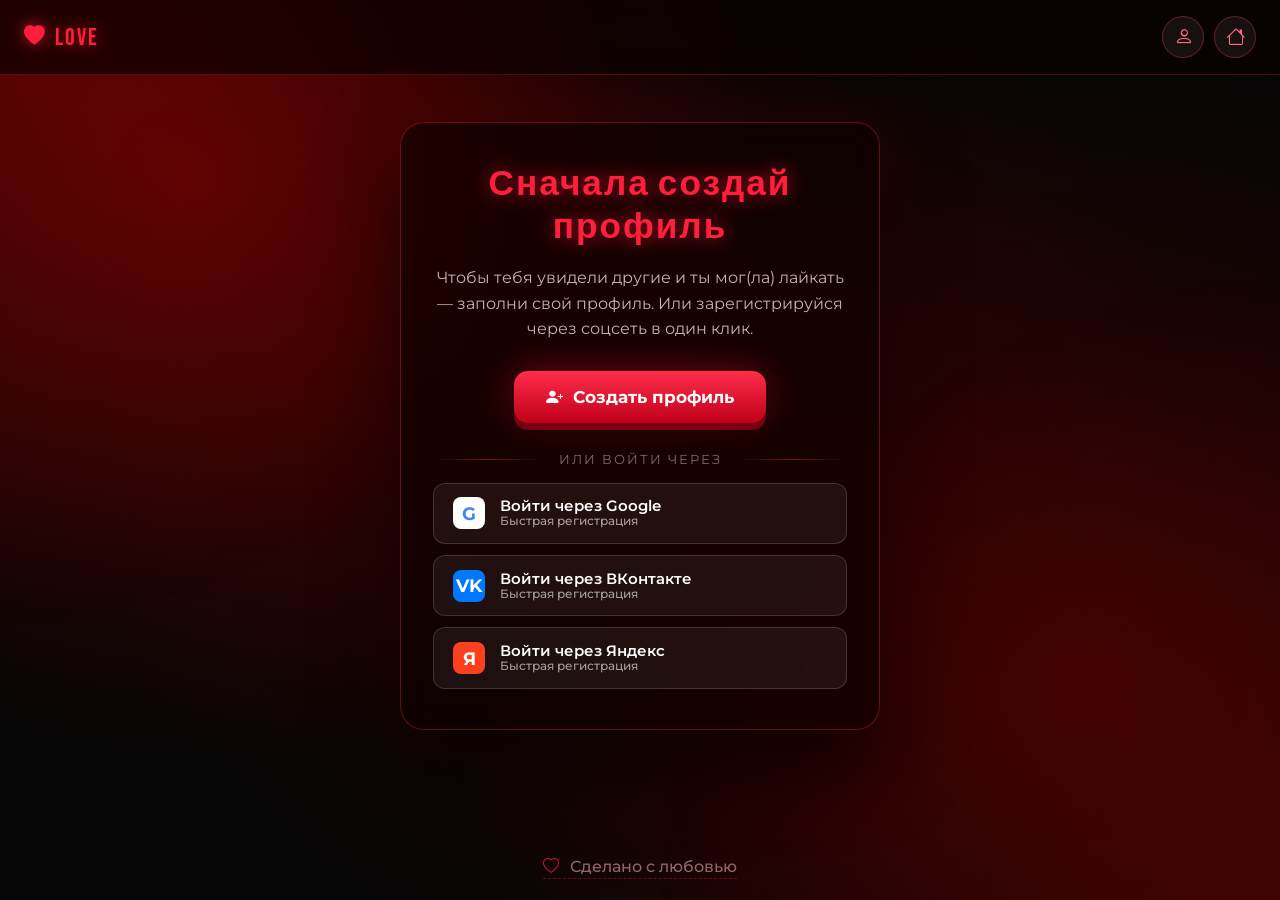
<file: love-app/2.html>
<!DOCTYPE html>
<html lang="ru">
<head>
    <meta charset="UTF-8">
    <meta name="viewport" content="width=device-width, initial-scale=1.0">
    <title>Знакомства — Найди свою любовь</title>

    <link rel="preconnect" href="https://fonts.googleapis.com">
    <link rel="preconnect" href="https://fonts.gstatic.com" crossorigin>
    <link href="https://fonts.googleapis.com/css2?family=Bebas+Neue&family=Montserrat:wght@400;500;600;700&family=Playfair+Display:ital,wght@1,700&display=swap" rel="stylesheet">

    <link href="https://cdn.jsdelivr.net/npm/bootstrap-icons@1.11.3/font/bootstrap-icons.css" rel="stylesheet">

    <style>
        * { box-sizing: border-box; }

        html, body { min-height: 100%; }

        body {
            min-height: 100vh;
            margin: 0;
            background: #050505;
            background-image:
                radial-gradient(circle at 15% 20%, rgba(200, 0, 0, 0.35) 0%, transparent 45%),
                radial-gradient(circle at 85% 75%, rgba(120, 0, 0, 0.4) 0%, transparent 50%),
                radial-gradient(circle at 50% 50%, rgba(60, 0, 0, 0.5) 0%, transparent 70%);
            background-attachment: fixed;
            display: flex;
            flex-direction: column;
            font-family: 'Montserrat', sans-serif;
            color: #fff;
            overflow-x: hidden;
            position: relative;
        }

        body::before {
            content: '';
            position: fixed;
            inset: 0;
            background:
                radial-gradient(circle at 0% 0%, rgba(255, 0, 0, 0.22), transparent 40%),
                radial-gradient(circle at 100% 100%, rgba(180, 0, 0, 0.22), transparent 40%);
            pointer-events: none;
            z-index: 0;
            animation: pulseGlow 6s ease-in-out infinite;
        }

        @keyframes pulseGlow {
            0%, 100% { opacity: 0.6; }
            50%      { opacity: 1; }
        }

        @keyframes fadeInUp {
            from { opacity: 0; transform: translateY(30px); }
            to   { opacity: 1; transform: translateY(0); }
        }

        @keyframes pop {
            0%   { transform: scale(0); }
            60%  { transform: scale(1.2); }
            100% { transform: scale(1); }
        }

        /* ============================================================
           ВЕРХНЯЯ ПАНЕЛЬ
           ============================================================ */
        .top-bar {
            position: relative;
            z-index: 10;
            display: flex;
            align-items: center;
            justify-content: space-between;
            padding: 1rem 1.5rem;
            background: rgba(10, 0, 0, 0.7);
            backdrop-filter: blur(16px);
            border-bottom: 1px solid rgba(255, 40, 60, 0.25);
        }

        .top-bar .brand {
            display: inline-flex;
            align-items: center;
            gap: 0.5rem;
            font-family: 'Bebas Neue', sans-serif;
            font-size: 1.5rem;
            letter-spacing: 2px;
            color: #ff1e3c;
            text-decoration: none;
            text-shadow: 0 0 15px rgba(255, 30, 60, 0.7);
        }

        .top-bar .brand i {
            font-size: 1.3rem;
            animation: beat 1.2s ease-in-out infinite;
        }

        @keyframes beat {
            0%, 100% { transform: scale(1); }
            25%      { transform: scale(1.25); }
            40%      { transform: scale(0.95); }
            60%      { transform: scale(1.15); }
        }

        .top-bar-actions {
            display: flex;
            gap: 0.6rem;
            align-items: center;
        }

        .icon-btn {
            display: inline-flex;
            align-items: center;
            justify-content: center;
            width: 42px;
            height: 42px;
            border-radius: 50%;
            background: rgba(255, 255, 255, 0.06);
            border: 1px solid rgba(255, 60, 80, 0.35);
            color: #ff6b7d;
            font-size: 1.2rem;
            text-decoration: none;
            transition: all 0.25s ease;
        }

        .icon-btn:hover {
            background: rgba(255, 30, 60, 0.2);
            color: #fff;
            border-color: #ff1e3c;
            transform: translateY(-2px);
            box-shadow: 0 8px 20px rgba(255, 30, 60, 0.4);
            text-decoration: none;
        }

        /* ============================================================
           ОСНОВНОЙ КОНТЕНТ
           ============================================================ */
        main {
            flex: 1;
            display: flex;
            flex-direction: column;
            align-items: center;
            justify-content: center;
            position: relative;
            z-index: 5;
            padding: 1.5rem 1rem 5rem;
            perspective: 1200px;
        }

        /* Приветствие, если профиль не заполнен */
        .welcome-block {
            max-width: 480px;
            width: 100%;
            text-align: center;
            background: rgba(15, 0, 0, 0.7);
            backdrop-filter: blur(20px);
            border: 1px solid rgba(255, 40, 60, 0.35);
            border-radius: 24px;
            padding: 2.5rem 2rem;
            box-shadow:
                0 30px 80px rgba(0, 0, 0, 0.85),
                0 0 60px rgba(255, 0, 40, 0.15);
            animation: fadeInUp 0.9s ease;
        }

        .welcome-block h2 {
            font-family: 'Bebas Neue', sans-serif;
            font-size: 2.2rem;
            letter-spacing: 2px;
            color: #ff1e3c;
            margin: 0 0 1rem;
            text-shadow: 0 0 20px rgba(255, 30, 60, 0.7);
        }

        .welcome-block p {
            opacity: 0.85;
            color: #e8d0d0;
            margin-bottom: 1.8rem;
            line-height: 1.6;
        }

        .btn-create-profile {
            display: inline-flex;
            align-items: center;
            gap: 0.6rem;
            padding: 1rem 2rem;
            background: linear-gradient(180deg, #ff2d4a 0%, #c0001a 100%);
            color: #fff;
            font-weight: 700;
            font-size: 1.05rem;
            text-decoration: none;
            border-radius: 14px;
            box-shadow:
                0 7px 0 #7a0010,
                0 9px 18px rgba(0, 0, 0, 0.6),
                0 0 35px rgba(255, 30, 60, 0.4);
            transition: all 0.15s ease;
        }

        .btn-create-profile:hover {
            background: linear-gradient(180deg, #ff4d67 0%, #d4001e 100%);
            color: #fff;
            text-decoration: none;
            transform: translateY(-2px);
            box-shadow:
                0 9px 0 #7a0010,
                0 12px 25px rgba(0, 0, 0, 0.65),
                0 0 55px rgba(255, 40, 70, 0.7);
        }

        .btn-create-profile:active {
            transform: translateY(5px);
            box-shadow:
                0 2px 0 #7a0010,
                0 4px 10px rgba(0, 0, 0, 0.5);
        }

        /* ============================================================
           СОЦИАЛЬНАЯ РЕГИСТРАЦИЯ
           ============================================================ */
        .social-divider {
            display: flex;
            align-items: center;
            gap: 1rem;
            margin: 1.8rem 0 1rem;
            color: rgba(255, 200, 210, 0.5);
            font-size: 0.8rem;
            letter-spacing: 2px;
            text-transform: uppercase;
        }

        .social-divider::before,
        .social-divider::after {
            content: '';
            flex: 1;
            height: 1px;
            background: linear-gradient(90deg, transparent, rgba(255, 60, 80, 0.4), transparent);
        }

        .social-buttons {
            display: flex;
            flex-direction: column;
            gap: 0.7rem;
        }

        .social-btn {
            display: inline-flex;
            align-items: center;
            gap: 0.9rem;
            padding: 0.85rem 1.2rem;
            background: rgba(255, 255, 255, 0.06);
            border: 1px solid rgba(255, 255, 255, 0.15);
            border-radius: 12px;
            color: #fff;
            font-weight: 600;
            font-size: 0.95rem;
            text-decoration: none;
            transition: all 0.25s ease;
            font-family: inherit;
            cursor: pointer;
            text-align: left;
            width: 100%;
        }

        .social-btn:hover {
            background: rgba(255, 255, 255, 0.12);
            border-color: rgba(255, 60, 80, 0.6);
            transform: translateY(-2px);
            box-shadow: 0 10px 25px rgba(0, 0, 0, 0.5);
            text-decoration: none;
            color: #fff;
        }

        .social-btn .social-icon {
            display: inline-flex;
            align-items: center;
            justify-content: center;
            width: 32px;
            height: 32px;
            border-radius: 8px;
            font-size: 1.15rem;
            font-weight: 700;
            flex-shrink: 0;
            font-family: 'Montserrat', sans-serif;
        }

        .social-btn.google .social-icon {
            background: #fff;
            color: #4285F4;
        }

        .social-btn.vk .social-icon {
            background: #0077FF;
            color: #fff;
        }

        .social-btn.yandex .social-icon {
            background: #FC3F1D;
            color: #fff;
        }

        .social-btn .social-text {
            display: flex;
            flex-direction: column;
            line-height: 1.2;
        }

        .social-btn .social-text small {
            font-size: 0.72rem;
            opacity: 0.6;
            font-weight: 500;
        }

        /* ============================================================
           СВАЙП-ИНТЕРФЕЙС
           ============================================================ */
        .swipe-stage {
            position: relative;
            width: min(420px, 92vw);
            height: min(620px, 78vh);
            margin: 0 auto;
            animation: fadeInUp 0.9s ease;
        }

        .card-stack {
            position: relative;
            width: 100%;
            height: 100%;
        }

        .person-card {
            position: absolute;
            inset: 0;
            border-radius: 26px;
            overflow: hidden;
            background: #0a0000;
            border: 1px solid rgba(255, 40, 60, 0.4);
            box-shadow:
                0 30px 70px rgba(0, 0, 0, 0.85),
                0 0 60px rgba(255, 0, 40, 0.15);
            user-select: none;
            cursor: grab;
            will-change: transform;
            transition: transform 0.4s cubic-bezier(0.34, 1.56, 0.64, 1), opacity 0.4s ease;
        }

        .person-card:active { cursor: grabbing; }

        .person-card.dragging {
            transition: none;
        }

        .person-card .card-photo {
            position: absolute;
            inset: 0;
            background-size: cover;
            background-position: center;
            transition: transform 0.6s ease;
        }

        .person-card::after {
            content: '';
            position: absolute;
            inset: 0;
            background:
                linear-gradient(180deg,
                    rgba(0, 0, 0, 0.05) 0%,
                    rgba(0, 0, 0, 0.15) 40%,
                    rgba(10, 0, 0, 0.85) 75%,
                    rgba(5, 0, 0, 0.98) 100%);
            pointer-events: none;
        }

        .card-info {
            position: absolute;
            left: 0;
            right: 0;
            bottom: 0;
            padding: 1.8rem 1.6rem 1.6rem;
            z-index: 3;
            pointer-events: none;
        }

        .card-name-row {
            display: flex;
            align-items: baseline;
            gap: 0.6rem;
            margin-bottom: 0.4rem;
        }

        .card-name {
            font-family: 'Bebas Neue', sans-serif;
            font-size: 2rem;
            letter-spacing: 1.5px;
            color: #fff;
            text-shadow:
                0 2px 8px rgba(0, 0, 0, 0.9),
                0 0 20px rgba(255, 30, 60, 0.5);
            line-height: 1;
        }

        .card-age {
            font-size: 1.3rem;
            font-weight: 500;
            color: #ff9ba9;
            text-shadow: 0 2px 6px rgba(0, 0, 0, 0.9);
        }

        .card-city {
            display: inline-flex;
            align-items: center;
            gap: 0.35rem;
            font-size: 0.85rem;
            color: #ff6b7d;
            margin-bottom: 0.7rem;
            text-shadow: 0 1px 4px rgba(0, 0, 0, 0.9);
        }

        .card-about {
            font-size: 0.92rem;
            line-height: 1.5;
            color: #f0e0e0;
            opacity: 0.95;
            margin: 0 0 0.7rem;
            text-shadow: 0 1px 4px rgba(0, 0, 0, 0.9);
            display: -webkit-box;
            -webkit-line-clamp: 3;
            -webkit-box-orient: vertical;
            overflow: hidden;
        }

        .card-tags {
            display: flex;
            flex-wrap: wrap;
            gap: 0.4rem;
        }

        .card-tag {
            background: rgba(255, 30, 60, 0.2);
            border: 1px solid rgba(255, 60, 90, 0.5);
            color: #ffb3b3;
            font-size: 0.72rem;
            padding: 0.25rem 0.7rem;
            border-radius: 50px;
            font-weight: 600;
            letter-spacing: 0.3px;
        }

        /* Индикатор "нравится" / "пропустить" при перетаскивании */
        .swipe-indicator {
            position: absolute;
            top: 40px;
            padding: 0.6rem 1.2rem;
            border-radius: 12px;
            font-family: 'Bebas Neue', sans-serif;
            font-size: 1.8rem;
            letter-spacing: 3px;
            opacity: 0;
            transition: opacity 0.2s ease;
            pointer-events: none;
            z-index: 5;
        }

        .swipe-indicator.like {
            right: 30px;
            color: #4ade80;
            border: 3px solid #4ade80;
            transform: rotate(15deg);
            background: rgba(74, 222, 128, 0.1);
            box-shadow: 0 0 30px rgba(74, 222, 128, 0.5);
        }

        .swipe-indicator.nope {
            left: 30px;
            color: #ff4d67;
            border: 3px solid #ff4d67;
            transform: rotate(-15deg);
            background: rgba(255, 77, 103, 0.1);
            box-shadow: 0 0 30px rgba(255, 77, 103, 0.5);
        }

        /* Следующая карточка (для "стопки") */
        .person-card.next-card {
            transform: scale(0.95) translateY(20px);
            opacity: 0.7;
            z-index: 1;
            pointer-events: none;
        }

        .person-card.next-card::after {
            background:
                linear-gradient(180deg,
                    rgba(0, 0, 0, 0.4) 0%,
                    rgba(10, 0, 0, 0.9) 100%);
        }

        .person-card.current-card { z-index: 3; }

        /* ============================================================
           КНОПКИ ДЕЙСТВИЙ
           ============================================================ */
        .action-buttons {
            display: flex;
            align-items: center;
            justify-content: center;
            gap: 1.1rem;
            margin-top: 1.5rem;
            position: relative;
            z-index: 10;
        }

        .action-btn {
            display: inline-flex;
            align-items: center;
            justify-content: center;
            width: 62px;
            height: 62px;
            border-radius: 50%;
            border: none;
            cursor: pointer;
            font-size: 1.6rem;
            transition: all 0.2s ease;
            background: rgba(15, 0, 0, 0.8);
            backdrop-filter: blur(10px);
            border: 2px solid;
            position: relative;
        }

        .action-btn.nope {
            color: #ff4d67;
            border-color: rgba(255, 77, 103, 0.6);
            box-shadow:
                0 8px 20px rgba(0, 0, 0, 0.6),
                0 0 25px rgba(255, 77, 103, 0.25);
        }

        .action-btn.nope:hover {
            background: rgba(255, 30, 60, 0.2);
            border-color: #ff4d67;
            transform: translateY(-3px) scale(1.05);
            box-shadow:
                0 12px 30px rgba(0, 0, 0, 0.7),
                0 0 45px rgba(255, 77, 103, 0.6);
        }

        .action-btn.like {
            color: #4ade80;
            border-color: rgba(74, 222, 128, 0.6);
            box-shadow:
                0 8px 20px rgba(0, 0, 0, 0.6),
                0 0 25px rgba(74, 222, 128, 0.25);
        }

        .action-btn.like:hover {
            background: rgba(74, 222, 128, 0.2);
            border-color: #4ade80;
            transform: translateY(-3px) scale(1.05);
            box-shadow:
                0 12px 30px rgba(0, 0, 0, 0.7),
                0 0 45px rgba(74, 222, 128, 0.6);
        }

        .action-btn.undo {
            width: 48px;
            height: 48px;
            font-size: 1.2rem;
            color: #ffb347;
            border-color: rgba(255, 180, 71, 0.5);
            box-shadow:
                0 6px 16px rgba(0, 0, 0, 0.5),
                0 0 20px rgba(255, 180, 71, 0.2);
        }

        .action-btn.undo:hover {
            background: rgba(255, 180, 71, 0.2);
            border-color: #ffb347;
            transform: translateY(-3px) rotate(-30deg);
        }

        .action-btn:active {
            transform: scale(0.92);
        }

        /* ============================================================
           КАРТОЧКА ПУСТО (нет анкет)
           ============================================================ */
        .empty-state {
            text-align: center;
            padding: 3rem 2rem;
            background: rgba(15, 0, 0, 0.75);
            backdrop-filter: blur(20px);
            border: 1px solid rgba(255, 40, 60, 0.35);
            border-radius: 24px;
            max-width: 420px;
            animation: pop 0.6s ease;
        }

        .empty-state i {
            font-size: 4rem;
            color: #ff4d67;
            display: block;
            margin-bottom: 1rem;
            filter: drop-shadow(0 0 20px rgba(255, 30, 60, 0.6));
        }

        .empty-state h3 {
            font-family: 'Bebas Neue', sans-serif;
            font-size: 1.8rem;
            letter-spacing: 2px;
            color: #ff1e3c;
            margin: 0 0 0.6rem;
        }

        .empty-state p {
            opacity: 0.85;
            color: #e8d0d0;
            margin-bottom: 1.5rem;
        }

        .btn-restart {
            display: inline-flex;
            align-items: center;
            gap: 0.6rem;
            padding: 0.85rem 1.8rem;
            background: linear-gradient(180deg, #ff2d4a 0%, #c0001a 100%);
            color: #fff;
            font-weight: 700;
            font-size: 0.95rem;
            text-decoration: none;
            border: none;
            border-radius: 12px;
            cursor: pointer;
            box-shadow:
                0 6px 0 #7a0010,
                0 8px 16px rgba(0, 0, 0, 0.6);
            transition: all 0.15s ease;
            font-family: inherit;
        }

        .btn-restart:hover {
            background: linear-gradient(180deg, #ff4d67 0%, #d4001e 100%);
            transform: translateY(-2px);
            box-shadow:
                0 8px 0 #7a0010,
                0 11px 22px rgba(0, 0, 0, 0.65);
        }

        .btn-restart:active {
            transform: translateY(4px);
            box-shadow:
                0 2px 0 #7a0010,
                0 4px 10px rgba(0, 0, 0, 0.5);
        }

        /* ============================================================
           МЭТЧ-УВЕДОМЛЕНИЕ
           ============================================================ */
        .match-overlay {
            position: fixed;
            inset: 0;
            z-index: 999;
            background: rgba(0, 0, 0, 0.85);
            backdrop-filter: blur(10px);
            display: flex;
            align-items: center;
            justify-content: center;
            padding: 1rem;
            opacity: 0;
            pointer-events: none;
            transition: opacity 0.4s ease;
        }

        .match-overlay.show {
            opacity: 1;
            pointer-events: auto;
        }

        .match-content {
            text-align: center;
            max-width: 420px;
            width: 100%;
            padding: 2.5rem 2rem;
            background: linear-gradient(135deg, rgba(40, 0, 0, 0.95), rgba(15, 0, 0, 0.98));
            border: 2px solid #ff1e3c;
            border-radius: 28px;
            box-shadow:
                0 30px 80px rgba(0, 0, 0, 0.9),
                0 0 80px rgba(255, 30, 60, 0.5);
            transform: scale(0.7);
            transition: transform 0.5s cubic-bezier(0.34, 1.56, 0.64, 1);
        }

        .match-overlay.show .match-content {
            transform: scale(1);
        }

        .match-hearts {
            font-size: 3rem;
            margin-bottom: 1rem;
            animation: beat 1s ease-in-out infinite;
            filter: drop-shadow(0 0 25px rgba(255, 30, 60, 0.9));
        }

        .match-content h2 {
            font-family: 'Bebas Neue', sans-serif;
            font-size: 2.6rem;
            letter-spacing: 4px;
            color: #ff1e3c;
            margin: 0 0 0.5rem;
            text-shadow: 0 0 25px rgba(255, 30, 60, 0.9);
        }

        .match-content p {
            opacity: 0.9;
            margin-bottom: 1.8rem;
            color: #ffe0e0;
        }

        .match-actions {
            display: flex;
            flex-direction: column;
            gap: 0.7rem;
        }

        .btn-match-primary {
            padding: 0.9rem 1.5rem;
            background: linear-gradient(180deg, #ff2d4a, #c0001a);
            color: #fff;
            font-weight: 700;
            font-size: 1rem;
            text-decoration: none;
            border: none;
            border-radius: 12px;
            cursor: pointer;
            font-family: inherit;
            box-shadow: 0 6px 0 #7a0010, 0 8px 16px rgba(0, 0, 0, 0.5);
            transition: all 0.15s ease;
        }

        .btn-match-primary:hover {
            background: linear-gradient(180deg, #ff4d67, #d4001e);
            transform: translateY(-2px);
        }

        .btn-match-secondary {
            padding: 0.85rem 1.5rem;
            background: rgba(255, 255, 255, 0.06);
            color: #ffb3b3;
            font-weight: 600;
            font-size: 0.95rem;
            border: 1px solid rgba(255, 60, 90, 0.5);
            border-radius: 12px;
            cursor: pointer;
            font-family: inherit;
            transition: all 0.25s ease;
        }

        .btn-match-secondary:hover {
            background: rgba(255, 30, 60, 0.15);
            color: #fff;
            border-color: #ff1e3c;
        }

        /* ============================================================
           ФУТЕР
           ============================================================ */
        footer {
            position: relative;
            z-index: 5;
            padding: 1.5rem;
            text-align: center;
        }

        footer a {
            color: #b08080;
            text-decoration: none;
            font-weight: 500;
            opacity: 0.8;
            transition: all 0.3s ease;
            border-bottom: 1px dashed rgba(255, 40, 60, 0.4);
            padding-bottom: 2px;
        }

        footer a:hover {
            opacity: 1;
            color: #ff4d67;
            border-bottom-color: #ff1e3c;
        }

        footer i {
            margin-right: 0.4rem;
            color: #ff1e3c;
        }

        /* ============================================================
           АДАПТИВНОСТЬ
           ============================================================ */
        @media (max-width: 576px) {
            .swipe-stage { height: min(560px, 72vh); }
            .card-name { font-size: 1.6rem; }
            .card-age { font-size: 1.1rem; }
            .action-btn { width: 56px; height: 56px; font-size: 1.4rem; }
            .action-btn.undo { width: 44px; height: 44px; }
            .top-bar { padding: 0.8rem 1rem; }
            .top-bar .brand { font-size: 1.2rem; }
            .icon-btn { width: 38px; height: 38px; font-size: 1rem; }
        }
    </style>
</head>
<body>

    <!-- ============================================================
         ВЕРХНЯЯ ПАНЕЛЬ
         ============================================================ -->
    <div class="top-bar">
        <a href="index.html" class="brand">
            <i class="bi bi-heart-fill"></i>
            LOVE
        </a>
        <div class="top-bar-actions">
            <a href="3.html" class="icon-btn" title="Профиль">
                <i class="bi bi-person"></i>
            </a>
            <a href="index.html" class="icon-btn" title="Главная">
                <i class="bi bi-house"></i>
            </a>
        </div>
    </div>

    <!-- ============================================================
         ОСНОВНОЙ КОНТЕНТ
         ============================================================ -->
    <main>

        <!-- Блок 1: если профиль не заполнен — приглашение -->
        <div class="welcome-block" id="welcomeBlock" style="display: none;">
            <h2>Сначала создай профиль</h2>
            <p>Чтобы тебя увидели другие и ты мог(ла) лайкать — заполни свой профиль. Или зарегистрируйся через соцсеть в один клик.</p>

            <a href="3.html" class="btn-create-profile">
                <i class="bi bi-person-plus-fill"></i>
                Создать профиль
            </a>

            <div class="social-divider">или войти через</div>

            <div class="social-buttons">
                <button type="button" class="social-btn google" data-provider="Google">
                    <span class="social-icon">G</span>
                    <span class="social-text">
                        <span>Войти через Google</span>
                        <small>Быстрая регистрация</small>
                    </span>
                </button>
                <button type="button" class="social-btn vk" data-provider="ВКонтакте">
                    <span class="social-icon">VK</span>
                    <span class="social-text">
                        <span>Войти через ВКонтакте</span>
                        <small>Быстрая регистрация</small>
                    </span>
                </button>
                <button type="button" class="social-btn yandex" data-provider="Яндекс">
                    <span class="social-icon">Я</span>
                    <span class="social-text">
                        <span>Войти через Яндекс</span>
                        <small>Быстрая регистрация</small>
                    </span>
                </button>
            </div>
        </div>

        <!-- Блок 2: свайп-интерфейс -->
        <div id="swipeBlock" style="display: none;">

            <div class="swipe-stage">
                <div class="card-stack" id="cardStack">
                    <!-- Карточки будут вставлены из JS -->
                </div>
            </div>

            <div class="action-buttons">
                <button type="button" class="action-btn undo" id="btnUndo" title="Вернуть">
                    <i class="bi bi-arrow-counterclockwise"></i>
                </button>
                <button type="button" class="action-btn nope" id="btnNope" title="Пропустить">
                    <i class="bi bi-x-lg"></i>
                </button>
                <button type="button" class="action-btn like" id="btnLike" title="Нравится">
                    <i class="bi bi-heart-fill"></i>
                </button>
            </div>

        </div>

        <!-- Блок 3: пустое состояние -->
        <div class="empty-state" id="emptyState" style="display: none;">
            <i class="bi bi-emoji-frown"></i>
            <h3>Анкеты закончились</h3>
            <p>Ты просмотрел(а) все доступные профили. Заходи позже — появятся новые люди.</p>
            <button type="button" class="btn-restart" id="btnRestart">
                <i class="bi bi-arrow-repeat"></i>
                Начать заново
            </button>
        </div>

    </main>

    <!-- ============================================================
         МЭТЧ
         ============================================================ -->
    <div class="match-overlay" id="matchOverlay">
        <div class="match-content">
            <div class="match-hearts">❤️❤️❤️</div>
            <h2>Взаимно!</h2>
            <p id="matchText">Вы понравились друг другу. Самое время написать первым!</p>
            <div class="match-actions">
                <button type="button" class="btn-match-primary" id="btnMatchChat">
                    <i class="bi bi-chat-dots-fill"></i> Написать сообщение
                </button>
                <button type="button" class="btn-match-secondary" id="btnMatchContinue">
                    Продолжить смотреть
                </button>
            </div>
        </div>
    </div>

    <footer>
        <a href="index.html">
            <i class="bi bi-heart"></i>
            Сделано с любовью
        </a>
    </footer>

    <script>
        /* ============================================================
           1. ДАННЫЕ АНКЕТ (демо-профили)
           ============================================================ */
        const PROFILES = [
            {
                id: 1,
                name: 'Анна',
                age: 24,
                city: 'Москва',
                about: 'Люблю тихие вечера с книгой, кофе и долгие прогулки по ночному городу. Ищу того, с кем можно молчать и не скучать.',
                tags: ['книги', 'кофе', 'ночные прогулки'],
                photo: 'https://images.unsplash.com/photo-1494790108377-be9c29b29330?w=800&q=80'
            },
            {
                id: 2,
                name: 'Мария',
                age: 27,
                city: 'Санкт-Петербург',
                about: 'Художница. Рисую маслом, обожаю дождь и старые фильмы. Ищу вдохновение и человека, с которым можно разделить тишину.',
                tags: ['живопись', 'кино', 'дождь'],
                photo: 'https://images.unsplash.com/photo-1517841905240-472988babdf9?w=800&q=80'
            },
            {
                id: 3,
                name: 'Дмитрий',
                age: 29,
                city: 'Казань',
                about: 'Программист, но не скучный. Играю на гитаре, готовлю пасту, влюблён в горы. Ищу ту, что не боится приключений.',
                tags: ['гитара', 'горы', 'кулинария'],
                photo: 'https://images.unsplash.com/photo-1500648767791-00dcc994a43e?w=800&q=80'
            },
            {
                id: 4,
                name: 'Екатерина',
                age: 25,
                city: 'Екатеринбург',
                about: 'Танцую сальсу, занимаюсь йогой, обожаю животных. Ищу того, кто умеет удивлять и ценит каждое мгновение.',
                tags: ['танцы', 'йога', 'животные'],
                photo: 'https://images.unsplash.com/photo-1524504388940-b1c1722653e1?w=800&q=80'
            },
            {
                id: 5,
                name: 'Александр',
                age: 31,
                city: 'Новосибирск',
                about: 'Фотограф и путешественник. Был в 30 странах, но всё ещё ищу ту, ради которой хочется вернуться домой.',
                tags: ['фотография', 'путешествия', 'кино'],
                photo: 'https://images.unsplash.com/photo-1507003211169-0a1dd7228f2d?w=800&q=80'
            },
            {
                id: 6,
                name: 'Ольга',
                age: 23,
                city: 'Сочи',
                about: 'Живу у моря, занимаюсь серфингом, пишу музыку. Ищу свободного и лёгкого человека, готового к спонтанности.',
                tags: ['серфинг', 'музыка', 'море'],
                photo: 'https://images.unsplash.com/photo-1531123897727-8f129e1688ce?w=800&q=80'
            },
            {
                id: 7,
                name: 'Иван',
                age: 26,
                city: 'Краснодар',
                about: 'Люблю спорт, кофе и умные разговоры. Работаю в дизайне. Ищу ту, с которой можно и на свидание, и в поход.',
                tags: ['спорт', 'дизайн', 'походы'],
                photo: 'https://images.unsplash.com/photo-1519085360753-af0119f7cbe7?w=800&q=80'
            },
            {
                id: 8,
                name: 'София',
                age: 28,
                city: 'Нижний Новгород',
                about: 'Врач, но в душе мечтательница. Обожаю оперу, старые книги и запах дождя. Хочу найти человека с добрым сердцем.',
                tags: ['опера', 'медицина', 'дождь'],
                photo: 'https://images.unsplash.com/photo-1573496359142-b8d87734a5a2?w=800&q=80'
            }
        ];

        /* ============================================================
           2. СОСТОЯНИЕ ПРИЛОЖЕНИЯ
           ============================================================ */
        let currentIndex = 0;
        const history = []; // сохранённые карточки для "вернуть"
        const swipeStage = document.querySelector('.swipe-stage');
        const cardStack = document.getElementById('cardStack');
        const welcomeBlock = document.getElementById('welcomeBlock');
        const swipeBlock = document.getElementById('swipeBlock');
        const emptyState = document.getElementById('emptyState');
        const matchOverlay = document.getElementById('matchOverlay');
        const matchText = document.getElementById('matchText');

        /* ============================================================
           3. ПРОВЕРКА ПРОФИЛЯ
           ============================================================ */
        (function checkProfile() {
            const name = localStorage.getItem('love_profile_name');

            if (!name || !name.trim()) {
                // Профиль не заполнен — показываем блок с приглашением
                welcomeBlock.style.display = 'block';
                swipeBlock.style.display = 'none';
                emptyState.style.display = 'none';
            } else {
                // Профиль заполнен — показываем свайп
                welcomeBlock.style.display = 'none';
                swipeBlock.style.display = 'block';
                renderCards();
            }
        })();

        /* ============================================================
           4. ОБРАБОТКА КНОПОК СОЦСЕТЕЙ
           ============================================================ */
        document.querySelectorAll('.social-btn').forEach(btn => {
            btn.addEventListener('click', () => {
                const provider = btn.dataset.provider;

                // Эмуляция "быстрой регистрации" — заполняем имя
                // В реальном проекте здесь был бы OAuth-редирект.
                const mockName = prompt(
                    `Вход через ${provider}\n\nВведите имя, которое будет отображаться в профиле:`,
                    'Пользователь'
                );

                if (mockName && mockName.trim()) {
                    localStorage.setItem('love_profile_name', mockName.trim());
                    localStorage.setItem('love_profile_avatar', 'emoji:❤️');
                    localStorage.setItem('love_profile_provider', provider);

                    // Перезапускаем проверку профиля
                    welcomeBlock.style.display = 'none';
                    swipeBlock.style.display = 'block';
                    renderCards();
                }
            });
        });

        /* ============================================================
           5. ОТРИСОВКА КАРТОЧЕК
           ============================================================ */
        function renderCards() {
            cardStack.innerHTML = '';

            if (currentIndex >= PROFILES.length) {
                swipeBlock.style.display = 'none';
                emptyState.style.display = 'block';
                return;
            }

            // Показываем максимум 2 карточки: текущую и следующую
            const total = Math.min(2, PROFILES.length - currentIndex);

            for (let i = total - 1; i >= 0; i--) {
                const profile = PROFILES[currentIndex + i];
                const card = createCard(profile, i === 0);
                cardStack.appendChild(card);
            }
        }

        function createCard(profile, isCurrent) {
            const card = document.createElement('div');
            card.className = 'person-card ' + (isCurrent ? 'current-card' : 'next-card');
            card.dataset.id = profile.id;

            card.innerHTML = `
                <div class="card-photo" style="background-image: url('${profile.photo}');"></div>
                <div class="swipe-indicator like">НРАВИТСЯ</div>
                <div class="swipe-indicator nope">МИМО</div>
                <div class="card-info">
                    <div class="card-name-row">
                        <span class="card-name">${profile.name}</span>
                        <span class="card-age">${profile.age}</span>
                    </div>
                    <div class="card-city">
                        <i class="bi bi-geo-alt-fill"></i>
                        ${profile.city}
                    </div>
                    <p class="card-about">${profile.about}</p>
                    <div class="card-tags">
                        ${profile.tags.map(t => `<span class="card-tag">${t}</span>`).join('')}
                    </div>
                </div>
            `;

            if (isCurrent) {
                initDrag(card);
            }

            return card;
        }

        /* ============================================================
           6. ПЕРЕТАСКИВАНИЕ КАРТОЧКИ (Drag & Swipe)
           ============================================================ */
        function initDrag(card) {
            let startX = 0;
            let startY = 0;
            let currentX = 0;
            let currentY = 0;
            let isDragging = false;

            const likeInd = card.querySelector('.swipe-indicator.like');
            const nopeInd = card.querySelector('.swipe-indicator.nope');

            function onStart(e) {
                if (e.target.closest('.action-btn')) return;

                isDragging = true;
                card.classList.add('dragging');
                const p = getPoint(e);
                startX = p.x;
                startY = p.y;
                currentX = 0;
                currentY = 0;
            }

            function onMove(e) {
                if (!isDragging) return;
                const p = getPoint(e);
                currentX = p.x - startX;
                currentY = p.y - startY;

                const rotate = currentX / 20;
                card.style.transform = `translate(${currentX}px, ${currentY}px) rotate(${rotate}deg)`;

                // Показываем индикатор
                if (currentX > 40) {
                    likeInd.style.opacity = Math.min(1, (currentX - 40) / 80);
                    nopeInd.style.opacity = 0;
                } else if (currentX < -40) {
                    nopeInd.style.opacity = Math.min(1, (-currentX - 40) / 80);
                    likeInd.style.opacity = 0;
                } else {
                    likeInd.style.opacity = 0;
                    nopeInd.style.opacity = 0;
                }
            }

            function onEnd() {
                if (!isDragging) return;
                isDragging = false;
                card.classList.remove('dragging');

                if (currentX > 100) {
                    swipeCard(card, 'like');
                } else if (currentX < -100) {
                    swipeCard(card, 'nope');
                } else {
                    // Возвращаем
                    card.style.transform = '';
                    likeInd.style.opacity = 0;
                    nopeInd.style.opacity = 0;
                }
            }

            function getPoint(e) {
                if (e.touches && e.touches[0]) {
                    return { x: e.touches[0].clientX, y: e.touches[0].clientY };
                }
                return { x: e.clientX, y: e.clientY };
            }

            card.addEventListener('mousedown', onStart);
            card.addEventListener('touchstart', onStart, { passive: true });

            document.addEventListener('mousemove', onMove);
            document.addEventListener('touchmove', onMove, { passive: true });

            document.addEventListener('mouseup', onEnd);
            document.addEventListener('touchend', onEnd);
        }

        /* ============================================================
           7. АНИМАЦИЯ СВАЙПА
           ============================================================ */
        function swipeCard(card, direction) {
            const xMove = direction === 'like' ? 600 : -600;
            const rotate = direction === 'like' ? 30 : -30;

            card.style.transition = 'transform 0.5s ease, opacity 0.5s ease';
            card.style.transform = `translate(${xMove}px, 100px) rotate(${rotate}deg)`;
            card.style.opacity = '0';

            const profile = PROFILES[currentIndex];
            history.push({ profile, direction });

            setTimeout(() => {
                currentIndex++;

                if (direction === 'like' && Math.random() < 0.4) {
                    // 40% шанс мэтча
                    showMatch(profile);
                } else {
                    renderCards();
                }
            }, 400);
        }

        /* ============================================================
           8. КНОПКИ ДЕЙСТВИЙ
           ============================================================ */
        document.getElementById('btnLike').addEventListener('click', () => {
            const card = cardStack.querySelector('.current-card');
            if (card) swipeCard(card, 'like');
        });

        document.getElementById('btnNope').addEventListener('click', () => {
            const card = cardStack.querySelector('.current-card');
            if (card) swipeCard(card, 'nope');
        });

        document.getElementById('btnUndo').addEventListener('click', () => {
            if (history.length === 0) return;
            if (currentIndex <= 0) return;

            const last = history.pop();
            currentIndex--;

            // Восстанавливаем карточку
            renderCards();

            // Анимация появления
            const newCard = cardStack.querySelector('.current-card');
            if (newCard) {
                newCard.style.opacity = '0';
                newCard.style.transform = 'scale(0.9)';
                setTimeout(() => {
                    newCard.style.transition = 'all 0.4s ease';
                    newCard.style.opacity = '1';
                    newCard.style.transform = '';
                }, 30);
            }
        });

        /* ============================================================
           9. МЭТЧ
           ============================================================ */
        function showMatch(profile) {
            matchText.textContent = `${profile.name} тоже понравился(ась) тебе! Самое время написать первым.`;
            matchOverlay.classList.add('show');
        }

        document.getElementById('btnMatchChat').addEventListener('click', () => {
            matchOverlay.classList.remove('show');
            // Здесь в реальном проекте был бы переход в чат.
            alert('💬 Чат откроется после подключения backend.\nПока это демонстрация интерфейса.');
            renderCards();
        });

        document.getElementById('btnMatchContinue').addEventListener('click', () => {
            matchOverlay.classList.remove('show');
            renderCards();
        });

        /* ============================================================
           10. ПЕРЕЗАПУСК
           ============================================================ */
        document.getElementById('btnRestart').addEventListener('click', () => {
            currentIndex = 0;
            history.length = 0;
            emptyState.style.display = 'none';
            swipeBlock.style.display = 'block';
            renderCards();
        });
    </script>
</body>
</html>
</file>
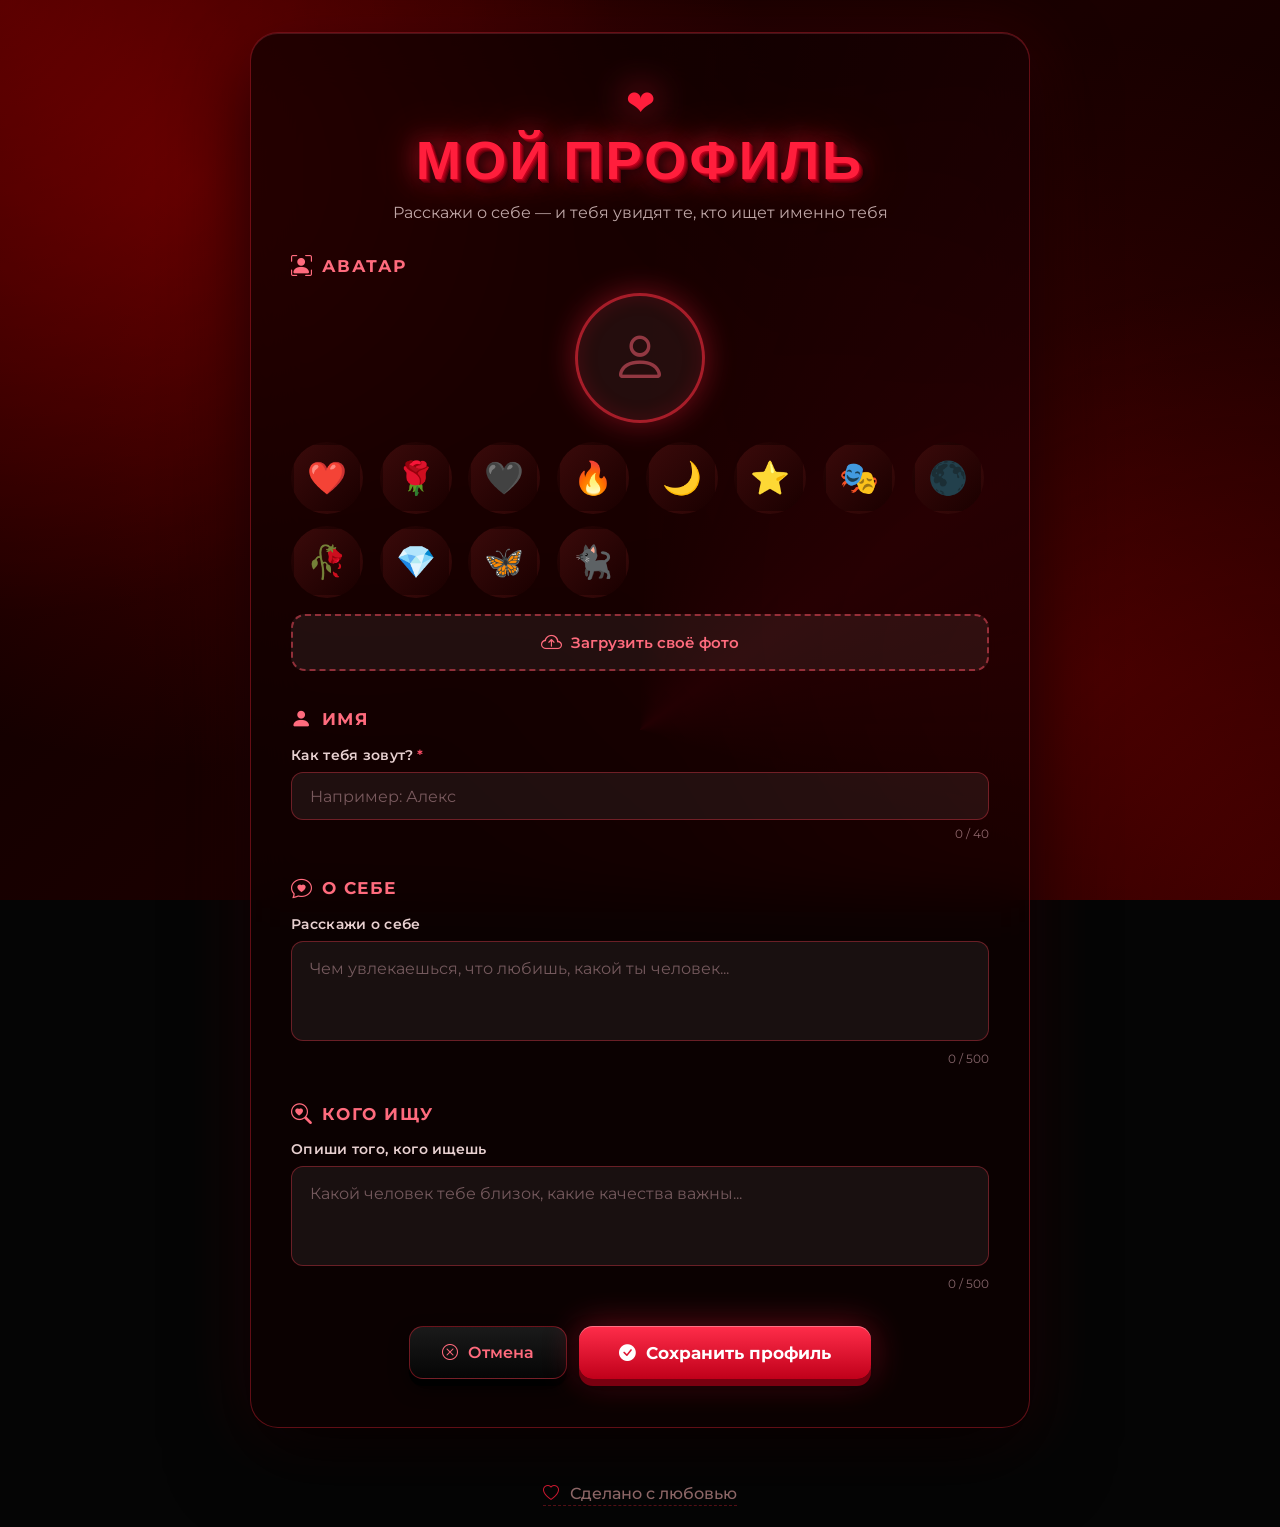
<file: love-app/3.html>
<!DOCTYPE html>
<html lang="ru">
<head>
    <meta charset="UTF-8">
    <meta name="viewport" content="width=device-width, initial-scale=1.0">
    <title>Мой профиль — Найди свою любовь</title>

    <link rel="preconnect" href="https://fonts.googleapis.com">
    <link rel="preconnect" href="https://fonts.gstatic.com" crossorigin>
    <link href="https://fonts.googleapis.com/css2?family=Bebas+Neue&family=Montserrat:wght@400;600;700&family=Playfair+Display:ital,wght@0,600;1,700&display=swap" rel="stylesheet">

    <link href="https://cdn.jsdelivr.net/npm/bootstrap-icons@1.11.3/font/bootstrap-icons.css" rel="stylesheet">

    <style>
        * { box-sizing: border-box; }

        html, body { min-height: 100%; }

        body {
            min-height: 100vh;
            margin: 0;
            background: #050505;
            background-image:
                radial-gradient(circle at 15% 20%, rgba(200, 0, 0, 0.35) 0%, transparent 45%),
                radial-gradient(circle at 85% 75%, rgba(120, 0, 0, 0.4) 0%, transparent 50%),
                radial-gradient(circle at 50% 50%, rgba(60, 0, 0, 0.5) 0%, transparent 70%),
                linear-gradient(135deg, #0a0000 0%, #1a0000 50%, #0a0000 100%);
            background-attachment: fixed;
            display: flex;
            flex-direction: column;
            font-family: 'Montserrat', sans-serif;
            color: #fff;
            overflow-x: hidden;
            position: relative;
        }

        body::before {
            content: '';
            position: fixed;
            inset: 0;
            background:
                radial-gradient(circle at 0% 0%, rgba(255, 0, 0, 0.22), transparent 40%),
                radial-gradient(circle at 100% 100%, rgba(180, 0, 0, 0.22), transparent 40%);
            pointer-events: none;
            z-index: 0;
            animation: pulseGlow 6s ease-in-out infinite;
        }

        @keyframes pulseGlow {
            0%, 100% { opacity: 0.6; }
            50%      { opacity: 1; }
        }

        @keyframes fadeInUp {
            from { opacity: 0; transform: translateY(40px); }
            to   { opacity: 1; transform: translateY(0); }
        }

        /* ============================================================
           ОСНОВНАЯ КАРТОЧКА
           ============================================================ */
        main {
            flex: 1;
            display: flex;
            align-items: center;
            justify-content: center;
            position: relative;
            z-index: 5;
            padding: 2rem 1rem;
        }

        .profile-card {
            background: rgba(15, 0, 0, 0.72);
            backdrop-filter: blur(24px);
            -webkit-backdrop-filter: blur(24px);
            border: 1px solid rgba(255, 40, 60, 0.35);
            border-radius: 28px;
            padding: 3rem 2.5rem;
            box-shadow:
                0 30px 80px rgba(0, 0, 0, 0.85),
                0 0 70px rgba(255, 0, 40, 0.15),
                inset 0 1px 0 rgba(255, 100, 120, 0.2);
            max-width: 780px;
            width: 100%;
            animation: fadeInUp 0.9s ease;
            position: relative;
            overflow: hidden;
        }

        .profile-card::before {
            content: '';
            position: absolute;
            top: -50%;
            left: -50%;
            width: 200%;
            height: 200%;
            background: conic-gradient(from 0deg, transparent, rgba(255, 0, 40, 0.06), transparent 30%);
            animation: rotateShine 14s linear infinite;
            pointer-events: none;
        }

        @keyframes rotateShine {
            to { transform: rotate(360deg); }
        }

        .profile-header {
            text-align: center;
            margin-bottom: 2rem;
            position: relative;
            z-index: 1;
        }

        .profile-header .title-heart {
            font-size: 2.2rem;
            color: #ff1e3c;
            filter: drop-shadow(0 0 18px rgba(255, 30, 60, 0.9));
            animation: beat 1.2s ease-in-out infinite;
            display: inline-block;
            margin-bottom: 0.3rem;
        }

        @keyframes beat {
            0%, 100% { transform: scale(1); }
            25%      { transform: scale(1.25); }
            40%      { transform: scale(0.95); }
            60%      { transform: scale(1.15); }
        }

        .profile-header h1 {
            font-family: 'Bebas Neue', sans-serif;
            font-size: clamp(2.2rem, 6vw, 3.4rem);
            letter-spacing: 3px;
            margin: 0 0 0.5rem;
            color: #ff1e3c;
            text-transform: uppercase;
            text-shadow:
                1px 1px 0 #c0001d,
                2px 2px 0 #a00017,
                3px 3px 0 #800011,
                4px 4px 0 #60000b,
                6px 6px 12px rgba(0, 0, 0, 0.9),
                0 0 25px rgba(255, 30, 60, 0.7),
                0 0 55px rgba(255, 0, 40, 0.4);
        }

        .profile-header p {
            margin: 0;
            opacity: 0.8;
            font-size: 1rem;
            color: #e8d0d0;
        }

        /* ============================================================
           СЕКЦИИ ФОРМЫ
           ============================================================ */
        .form-section {
            margin-bottom: 2.2rem;
            position: relative;
            z-index: 1;
        }

        .section-label {
            display: flex;
            align-items: center;
            gap: 0.5rem;
            font-weight: 700;
            font-size: 1.05rem;
            color: #ff6b7d;
            margin-bottom: 0.9rem;
            text-transform: uppercase;
            letter-spacing: 1.5px;
        }

        .section-label i {
            font-size: 1.3rem;
        }

        /* ============================================================
           ВЫБОР АВАТАРА
           ============================================================ */
        .avatar-current {
            display: flex;
            justify-content: center;
            margin-bottom: 1.2rem;
        }

        .avatar-preview {
            width: 130px;
            height: 130px;
            border-radius: 50%;
            background: rgba(255, 255, 255, 0.05);
            border: 3px solid rgba(255, 40, 60, 0.6);
            display: flex;
            align-items: center;
            justify-content: center;
            overflow: hidden;
            box-shadow:
                0 0 30px rgba(255, 30, 60, 0.4),
                inset 0 0 20px rgba(255, 0, 40, 0.15);
            position: relative;
            transition: all 0.3s ease;
        }

        .avatar-preview img {
            width: 100%;
            height: 100%;
            object-fit: cover;
        }

        .avatar-preview .placeholder-icon {
            font-size: 3.5rem;
            color: rgba(255, 100, 120, 0.5);
        }

        /* Сетка готовых аватаров */
        .avatar-grid {
            display: grid;
            grid-template-columns: repeat(auto-fill, minmax(72px, 1fr));
            gap: 0.7rem;
            margin-bottom: 1rem;
        }

        .avatar-option {
            width: 72px;
            height: 72px;
            border-radius: 50%;
            cursor: pointer;
            border: 3px solid transparent;
            background: linear-gradient(135deg, #2a0000, #0a0000);
            display: flex;
            align-items: center;
            justify-content: center;
            font-size: 2rem;
            color: #fff;
            transition: all 0.25s ease;
            overflow: hidden;
            padding: 0;
            position: relative;
        }

        .avatar-option img {
            width: 100%;
            height: 100%;
            object-fit: cover;
        }

        .avatar-option:hover {
            transform: translateY(-3px) scale(1.05);
            border-color: rgba(255, 100, 130, 0.7);
            box-shadow: 0 8px 20px rgba(255, 30, 60, 0.4);
        }

        .avatar-option.selected {
            border-color: #ff1e3c;
            box-shadow:
                0 0 0 3px rgba(255, 30, 60, 0.4),
                0 8px 25px rgba(255, 30, 60, 0.6);
            transform: scale(1.05);
        }

        /* Эмодзи-аватары */
        .avatar-option.emoji {
            background: linear-gradient(135deg, #3a0a0a, #1a0000);
        }

        /* Кнопка загрузки своего фото */
        .upload-btn {
            display: flex;
            align-items: center;
            justify-content: center;
            gap: 0.6rem;
            width: 100%;
            padding: 0.9rem 1.5rem;
            background: rgba(255, 255, 255, 0.06);
            border: 2px dashed rgba(255, 80, 100, 0.5);
            border-radius: 14px;
            color: #ff6b7d;
            font-weight: 600;
            font-size: 0.95rem;
            cursor: pointer;
            transition: all 0.3s ease;
            font-family: inherit;
        }

        .upload-btn:hover {
            background: rgba(255, 30, 60, 0.12);
            border-color: #ff1e3c;
            color: #fff;
            transform: translateY(-2px);
        }

        .upload-btn i {
            font-size: 1.3rem;
        }

        #avatarUpload {
            display: none;
        }

        /* ============================================================
           ПОЛЯ ВВОДА
           ============================================================ */
        .field-group {
            margin-bottom: 1.3rem;
        }

        .field-label {
            display: block;
            font-weight: 600;
            font-size: 0.9rem;
            color: #e8d0d0;
            margin-bottom: 0.5rem;
            letter-spacing: 0.3px;
        }

        .field-label .required {
            color: #ff4d67;
            margin-left: 3px;
        }

        .custom-input,
        .custom-textarea {
            width: 100%;
            background: rgba(255, 255, 255, 0.06);
            border: 1px solid rgba(255, 60, 80, 0.35);
            border-radius: 12px;
            padding: 0.85rem 1.1rem;
            color: #fff;
            font-family: inherit;
            font-size: 1rem;
            transition: all 0.3s ease;
            outline: none;
            resize: none;
        }

        .custom-input::placeholder,
        .custom-textarea::placeholder {
            color: rgba(255, 200, 210, 0.4);
        }

        .custom-input:focus,
        .custom-textarea:focus {
            background: rgba(255, 255, 255, 0.1);
            border-color: #ff1e3c;
            box-shadow: 0 0 0 3px rgba(255, 30, 60, 0.25);
        }

        .custom-textarea {
            min-height: 100px;
            line-height: 1.6;
        }

        .char-counter {
            text-align: right;
            font-size: 0.78rem;
            color: rgba(255, 200, 210, 0.5);
            margin-top: 0.35rem;
        }

        /* ============================================================
           КНОПКИ СОХРАНЕНИЯ / ОТМЕНЫ
           ============================================================ */
        .actions {
            display: flex;
            flex-wrap: wrap;
            gap: 0.8rem;
            justify-content: center;
            margin-top: 2rem;
            position: relative;
            z-index: 1;
        }

        .btn-save {
            display: inline-flex;
            align-items: center;
            gap: 0.6rem;
            padding: 1rem 2.5rem;
            font-size: 1.05rem;
            font-weight: 700;
            font-family: inherit;
            text-decoration: none;
            border: none;
            border-radius: 14px;
            cursor: pointer;
            background: linear-gradient(180deg, #ff2d4a 0%, #c0001a 100%);
            color: #fff;
            box-shadow:
                0 7px 0 #7a0010,
                0 9px 18px rgba(0, 0, 0, 0.6),
                0 0 35px rgba(255, 30, 60, 0.4),
                inset 0 1px 0 rgba(255, 180, 190, 0.5);
            transition: all 0.15s ease;
        }

        .btn-save:hover {
            background: linear-gradient(180deg, #ff4d67 0%, #d4001e 100%);
            transform: translateY(-2px);
            box-shadow:
                0 9px 0 #7a0010,
                0 12px 25px rgba(0, 0, 0, 0.65),
                0 0 55px rgba(255, 40, 70, 0.7),
                inset 0 1px 0 rgba(255, 200, 210, 0.6);
        }

        .btn-save:active {
            transform: translateY(5px);
            box-shadow:
                0 2px 0 #7a0010,
                0 4px 10px rgba(0, 0, 0, 0.5),
                0 0 20px rgba(255, 30, 60, 0.3),
                inset 0 1px 0 rgba(255, 180, 190, 0.5);
        }

        .btn-cancel {
            display: inline-flex;
            align-items: center;
            gap: 0.6rem;
            padding: 1rem 2rem;
            font-size: 1rem;
            font-weight: 600;
            font-family: inherit;
            text-decoration: none;
            border-radius: 14px;
            cursor: pointer;
            background: linear-gradient(180deg, #1a1a1a 0%, #050505 100%);
            color: #ff6b7d;
            border: 1px solid rgba(255, 40, 60, 0.4);
            box-shadow:
                0 7px 0 #000000,
                0 9px 18px rgba(0, 0, 0, 0.7);
            transition: all 0.15s ease;
        }

        .btn-cancel:hover {
            background: linear-gradient(180deg, #2a0a0a 0%, #0f0000 100%);
            color: #fff;
            text-decoration: none;
            transform: translateY(-2px);
            border-color: rgba(255, 60, 80, 0.8);
            box-shadow:
                0 9px 0 #000000,
                0 12px 25px rgba(0, 0, 0, 0.75),
                0 0 40px rgba(255, 40, 70, 0.4);
        }

        .btn-cancel:active {
            transform: translateY(5px);
            box-shadow:
                0 2px 0 #000000,
                0 4px 10px rgba(0, 0, 0, 0.6);
        }

        /* ============================================================
           УВЕДОМЛЕНИЕ О СОХРАНЕНИИ
           ============================================================ */
        .toast {
            position: fixed;
            bottom: 30px;
            left: 50%;
            transform: translateX(-50%) translateY(120px);
            background: linear-gradient(135deg, #2a0000, #0a0000);
            border: 1px solid #4ade80;
            border-radius: 14px;
            padding: 1rem 1.8rem;
            display: flex;
            align-items: center;
            gap: 0.8rem;
            color: #fff;
            font-weight: 600;
            font-size: 1rem;
            box-shadow:
                0 20px 50px rgba(0, 0, 0, 0.8),
                0 0 40px rgba(74, 222, 128, 0.4);
            z-index: 9999;
            opacity: 0;
            transition: all 0.4s cubic-bezier(0.34, 1.56, 0.64, 1);
            pointer-events: none;
        }

        .toast.show {
            opacity: 1;
            transform: translateX(-50%) translateY(0);
        }

        .toast i {
            font-size: 1.5rem;
            color: #4ade80;
        }

        /* ============================================================
           ФУТЕР
           ============================================================ */
        footer {
            position: relative;
            z-index: 5;
            padding: 1.5rem;
            text-align: center;
        }

        footer a {
            color: #b08080;
            text-decoration: none;
            font-weight: 500;
            opacity: 0.8;
            transition: all 0.3s ease;
            border-bottom: 1px dashed rgba(255, 40, 60, 0.4);
            padding-bottom: 2px;
        }

        footer a:hover {
            opacity: 1;
            color: #ff4d67;
            border-bottom-color: #ff1e3c;
        }

        footer i {
            margin-right: 0.4rem;
            color: #ff1e3c;
        }

        /* ============================================================
           АДАПТИВНОСТЬ
           ============================================================ */
        @media (max-width: 576px) {
            .profile-card { padding: 2rem 1.3rem; border-radius: 22px; }
            .avatar-preview { width: 105px; height: 105px; }
            .avatar-grid { grid-template-columns: repeat(auto-fill, minmax(60px, 1fr)); }
            .avatar-option { width: 60px; height: 60px; font-size: 1.6rem; }
            .btn-save, .btn-cancel {
                width: 100%;
                justify-content: center;
                padding: 0.85rem 1.5rem;
            }
        }
    </style>
</head>
<body>

    <main>
        <div class="profile-card">

            <div class="profile-header">
                <span class="title-heart">❤</span>
                <h1>Мой профиль</h1>
                <p>Расскажи о себе — и тебя увидят те, кто ищет именно тебя</p>
            </div>

            <!-- ==============================
                 АВАТАР
                 ============================== -->
            <div class="form-section">
                <div class="section-label">
                    <i class="bi bi-person-bounding-box"></i>
                    Аватар
                </div>

                <!-- Текущий аватар -->
                <div class="avatar-current">
                    <div class="avatar-preview" id="avatarPreview">
                        <i class="bi bi-person placeholder-icon"></i>
                    </div>
                </div>

                <!-- Сетка готовых аватаров -->
                <div class="avatar-grid" id="avatarGrid">
                    <button type="button" class="avatar-option emoji" data-avatar="emoji:❤️">❤️</button>
                    <button type="button" class="avatar-option emoji" data-avatar="emoji:🌹">🌹</button>
                    <button type="button" class="avatar-option emoji" data-avatar="emoji:🖤">🖤</button>
                    <button type="button" class="avatar-option emoji" data-avatar="emoji:🔥">🔥</button>
                    <button type="button" class="avatar-option emoji" data-avatar="emoji:🌙">🌙</button>
                    <button type="button" class="avatar-option emoji" data-avatar="emoji:⭐">⭐</button>
                    <button type="button" class="avatar-option emoji" data-avatar="emoji:🎭">🎭</button>
                    <button type="button" class="avatar-option emoji" data-avatar="emoji:🌑">🌑</button>
                    <button type="button" class="avatar-option emoji" data-avatar="emoji:🥀">🥀</button>
                    <button type="button" class="avatar-option emoji" data-avatar="emoji:💎">💎</button>
                    <button type="button" class="avatar-option emoji" data-avatar="emoji:🦋">🦋</button>
                    <button type="button" class="avatar-option emoji" data-avatar="emoji:🐈‍⬛">🐈‍⬛</button>
                </div>

                <!-- Загрузка своего фото -->
                <button type="button" class="upload-btn" id="uploadTrigger">
                    <i class="bi bi-cloud-arrow-up"></i>
                    Загрузить своё фото
                </button>
                <input type="file" id="avatarUpload" accept="image/*">
            </div>

            <!-- ==============================
                 ИМЯ
                 ============================== -->
            <div class="form-section">
                <div class="section-label">
                    <i class="bi bi-person-fill"></i>
                    Имя
                </div>
                <div class="field-group">
                    <label class="field-label" for="profileName">
                        Как тебя зовут?<span class="required">*</span>
                    </label>
                    <input
                        type="text"
                        id="profileName"
                        class="custom-input"
                        placeholder="Например: Алекс"
                        maxlength="40"
                    >
                    <div class="char-counter"><span id="nameCount">0</span> / 40</div>
                </div>
            </div>

            <!-- ==============================
                 О СЕБЕ
                 ============================== -->
            <div class="form-section">
                <div class="section-label">
                    <i class="bi bi-chat-heart"></i>
                    О себе
                </div>
                <div class="field-group">
                    <label class="field-label" for="profileAbout">Расскажи о себе</label>
                    <textarea
                        id="profileAbout"
                        class="custom-textarea"
                        placeholder="Чем увлекаешься, что любишь, какой ты человек..."
                        maxlength="500"
                    ></textarea>
                    <div class="char-counter"><span id="aboutCount">0</span> / 500</div>
                </div>
            </div>

            <!-- ==============================
                 КОГО ИЩУ
                 ============================== -->
            <div class="form-section">
                <div class="section-label">
                    <i class="bi bi-search-heart"></i>
                    Кого ищу
                </div>
                <div class="field-group">
                    <label class="field-label" for="profileLooking">Опиши того, кого ищешь</label>
                    <textarea
                        id="profileLooking"
                        class="custom-textarea"
                        placeholder="Какой человек тебе близок, какие качества важны..."
                        maxlength="500"
                    ></textarea>
                    <div class="char-counter"><span id="lookingCount">0</span> / 500</div>
                </div>
            </div>

            <!-- ==============================
                 КНОПКИ
                 ============================== -->
            <div class="actions">
                <a href="index.html" class="btn-cancel">
                    <i class="bi bi-x-circle"></i>
                    Отмена
                </a>
                <button type="button" class="btn-save" id="saveBtn">
                    <i class="bi bi-check-circle-fill"></i>
                    Сохранить профиль
                </button>
            </div>

        </div>
    </main>

    <footer>
        <a href="index.html">
            <i class="bi bi-heart"></i>
            Сделано с любовью
        </a>
    </footer>

    <!-- Всплывающее уведомление -->
    <div class="toast" id="toast">
        <i class="bi bi-check-circle-fill"></i>
        <span>Профиль сохранён!</span>
    </div>

    <script>
        /* ============================================================
           КЛЮЧИ ХРАНИЛИЩА
           ============================================================ */
        const STORAGE_KEYS = {
            avatar:  'love_profile_avatar',   // "emoji:❤️" или data URL
            name:    'love_profile_name',
            about:   'love_profile_about',
            looking: 'love_profile_looking'
        };

        /* ============================================================
           ССЫЛКИ НА ЭЛЕМЕНТЫ
           ============================================================ */
        const avatarPreview = document.getElementById('avatarPreview');
        const avatarGrid    = document.getElementById('avatarGrid');
        const uploadBtn     = document.getElementById('uploadTrigger');
        const uploadInput   = document.getElementById('avatarUpload');
        const nameInput     = document.getElementById('profileName');
        const aboutInput    = document.getElementById('profileAbout');
        const lookingInput  = document.getElementById('profileLooking');
        const nameCount     = document.getElementById('nameCount');
        const aboutCount    = document.getElementById('aboutCount');
        const lookingCount  = document.getElementById('lookingCount');
        const saveBtn       = document.getElementById('saveBtn');
        const toast         = document.getElementById('toast');

        /* Текущее выбранное значение аватара */
        let currentAvatar = null;

        /* ============================================================
           ЗАГРУЗКА СОХРАНЁННЫХ ДАННЫХ
           ============================================================ */
        function loadProfile() {
            const savedAvatar  = localStorage.getItem(STORAGE_KEYS.avatar);
            const savedName    = localStorage.getItem(STORAGE_KEYS.name)    || '';
            const savedAbout   = localStorage.getItem(STORAGE_KEYS.about)   || '';
            const savedLooking = localStorage.getItem(STORAGE_KEYS.looking) || '';

            nameInput.value    = savedName;
            aboutInput.value   = savedAbout;
            lookingInput.value = savedLooking;

            updateCounters();

            if (savedAvatar) {
                setAvatar(savedAvatar, false);
            }
        }

        /* ============================================================
           ОТОБРАЖЕНИЕ АВАТАРА В БОЛЬШОМ КРУГЕ
           ============================================================ */
        function renderAvatarPreview(value) {
            if (!value) {
                avatarPreview.innerHTML = '<i class="bi bi-person placeholder-icon"></i>';
                return;
            }

            if (value.startsWith('emoji:')) {
                const emoji = value.slice(6);
                avatarPreview.innerHTML = `<span style="font-size:4rem;line-height:1;">${emoji}</span>`;
            } else {
                // Это URL или data URL картинки
                avatarPreview.innerHTML = `<img src="${value}" alt="avatar">`;
            }
        }

        /* ============================================================
           УСТАНОВКА АВАТАРА (из сетки или из файла)
           ============================================================ */
        function setAvatar(value, markSelected = true) {
            currentAvatar = value;
            renderAvatarPreview(value);

            // Обновляем подсветку выбранного аватара в сетке
            document.querySelectorAll('.avatar-option').forEach(btn => {
                btn.classList.toggle('selected', btn.dataset.avatar === value);
            });
        }

        /* ============================================================
           ОБРАБОТКА КЛИКОВ ПО ГОТОВЫМ АВАТАРАМ
           ============================================================ */
        avatarGrid.addEventListener('click', (e) => {
            const btn = e.target.closest('.avatar-option');
            if (!btn) return;

            setAvatar(btn.dataset.avatar, true);
        });

        /* ============================================================
           ЗАГРУЗКА СВОЕГО ФОТО
           ============================================================ */
        uploadBtn.addEventListener('click', () => uploadInput.click());

        uploadInput.addEventListener('change', (e) => {
            const file = e.target.files && e.target.files[0];
            if (!file) return;

            if (!file.type.startsWith('image/')) {
                alert('Пожалуйста, выберите изображение.');
                return;
            }

            // Проверка размера (не больше 3 МБ, чтобы не перегружать localStorage)
            if (file.size > 3 * 1024 * 1024) {
                alert('Файл слишком большой. Пожалуйста, выберите фото до 3 МБ.');
                return;
            }

            const reader = new FileReader();
            reader.onload = (event) => {
                // К сожалению, data URL большой картинки может не влезть в localStorage.
                // Поэтому сжимаем через canvas.
                compressImage(event.target.result, 256, (compressed) => {
                    setAvatar(compressed, false);
                    // Снимаем выделение с эмодзи-сетки
                    document.querySelectorAll('.avatar-option').forEach(b => b.classList.remove('selected'));
                });
            };
            reader.readAsDataURL(file);
        });

        /* ============================================================
           СЖАТИЕ КАРТИНКИ ЧЕРЕЗ CANVAS (256x256, JPEG ~0.85)
           ============================================================ */
        function compressImage(dataUrl, maxSize, callback) {
            const img = new Image();
            img.onload = () => {
                const canvas = document.createElement('canvas');
                let w = img.width;
                let h = img.height;

                // Обрезаем до квадрата
                const side = Math.min(w, h);
                const sx = (w - side) / 2;
                const sy = (h - side) / 2;

                canvas.width = maxSize;
                canvas.height = maxSize;

                const ctx = canvas.getContext('2d');
                ctx.drawImage(img, sx, sy, side, side, 0, 0, maxSize, maxSize);

                callback(canvas.toDataURL('image/jpeg', 0.85));
            };
            img.src = dataUrl;
        }

        /* ============================================================
           СЧЁТЧИКИ СИМВОЛОВ
           ============================================================ */
        function updateCounters() {
            nameCount.textContent    = nameInput.value.length;
            aboutCount.textContent   = aboutInput.value.length;
            lookingCount.textContent = lookingInput.value.length;
        }

        nameInput.addEventListener('input', updateCounters);
        aboutInput.addEventListener('input', updateCounters);
        lookingInput.addEventListener('input', updateCounters);

        /* ============================================================
           СОХРАНЕНИЕ ПРОФИЛЯ
           ============================================================ */
        saveBtn.addEventListener('click', () => {
            const name = nameInput.value.trim();

            if (!name) {
                nameInput.focus();
                nameInput.style.borderColor = '#f87171';
                nameInput.style.boxShadow = '0 0 0 3px rgba(248,113,113,0.35)';
                setTimeout(() => {
                    nameInput.style.borderColor = '';
                    nameInput.style.boxShadow = '';
                }, 1500);
                alert('Пожалуйста, укажи своё имя.');
                return;
            }

            // Сохраняем всё в localStorage
            if (currentAvatar) {
                localStorage.setItem(STORAGE_KEYS.avatar, currentAvatar);
            } else {
                localStorage.removeItem(STORAGE_KEYS.avatar);
            }
            localStorage.setItem(STORAGE_KEYS.name,    name);
            localStorage.setItem(STORAGE_KEYS.about,   aboutInput.value.trim());
            localStorage.setItem(STORAGE_KEYS.looking, lookingInput.value.trim());

            showToast('Профиль сохранён!');

            // Через 1.2 сек возвращаемся на главную
            setTimeout(() => {
                window.location.href = 'index.html';
            }, 1200);
        });

        /* ============================================================
           УВЕДОМЛЕНИЕ
           ============================================================ */
        let toastTimer = null;
        function showToast(text) {
            toast.querySelector('span').textContent = text;
            toast.classList.add('show');
            clearTimeout(toastTimer);
            toastTimer = setTimeout(() => {
                toast.classList.remove('show');
            }, 2500);
        }

        /* ============================================================
           СТАРТ
           ============================================================ */
        loadProfile();
    </script>

</body>
</html>
</file>
